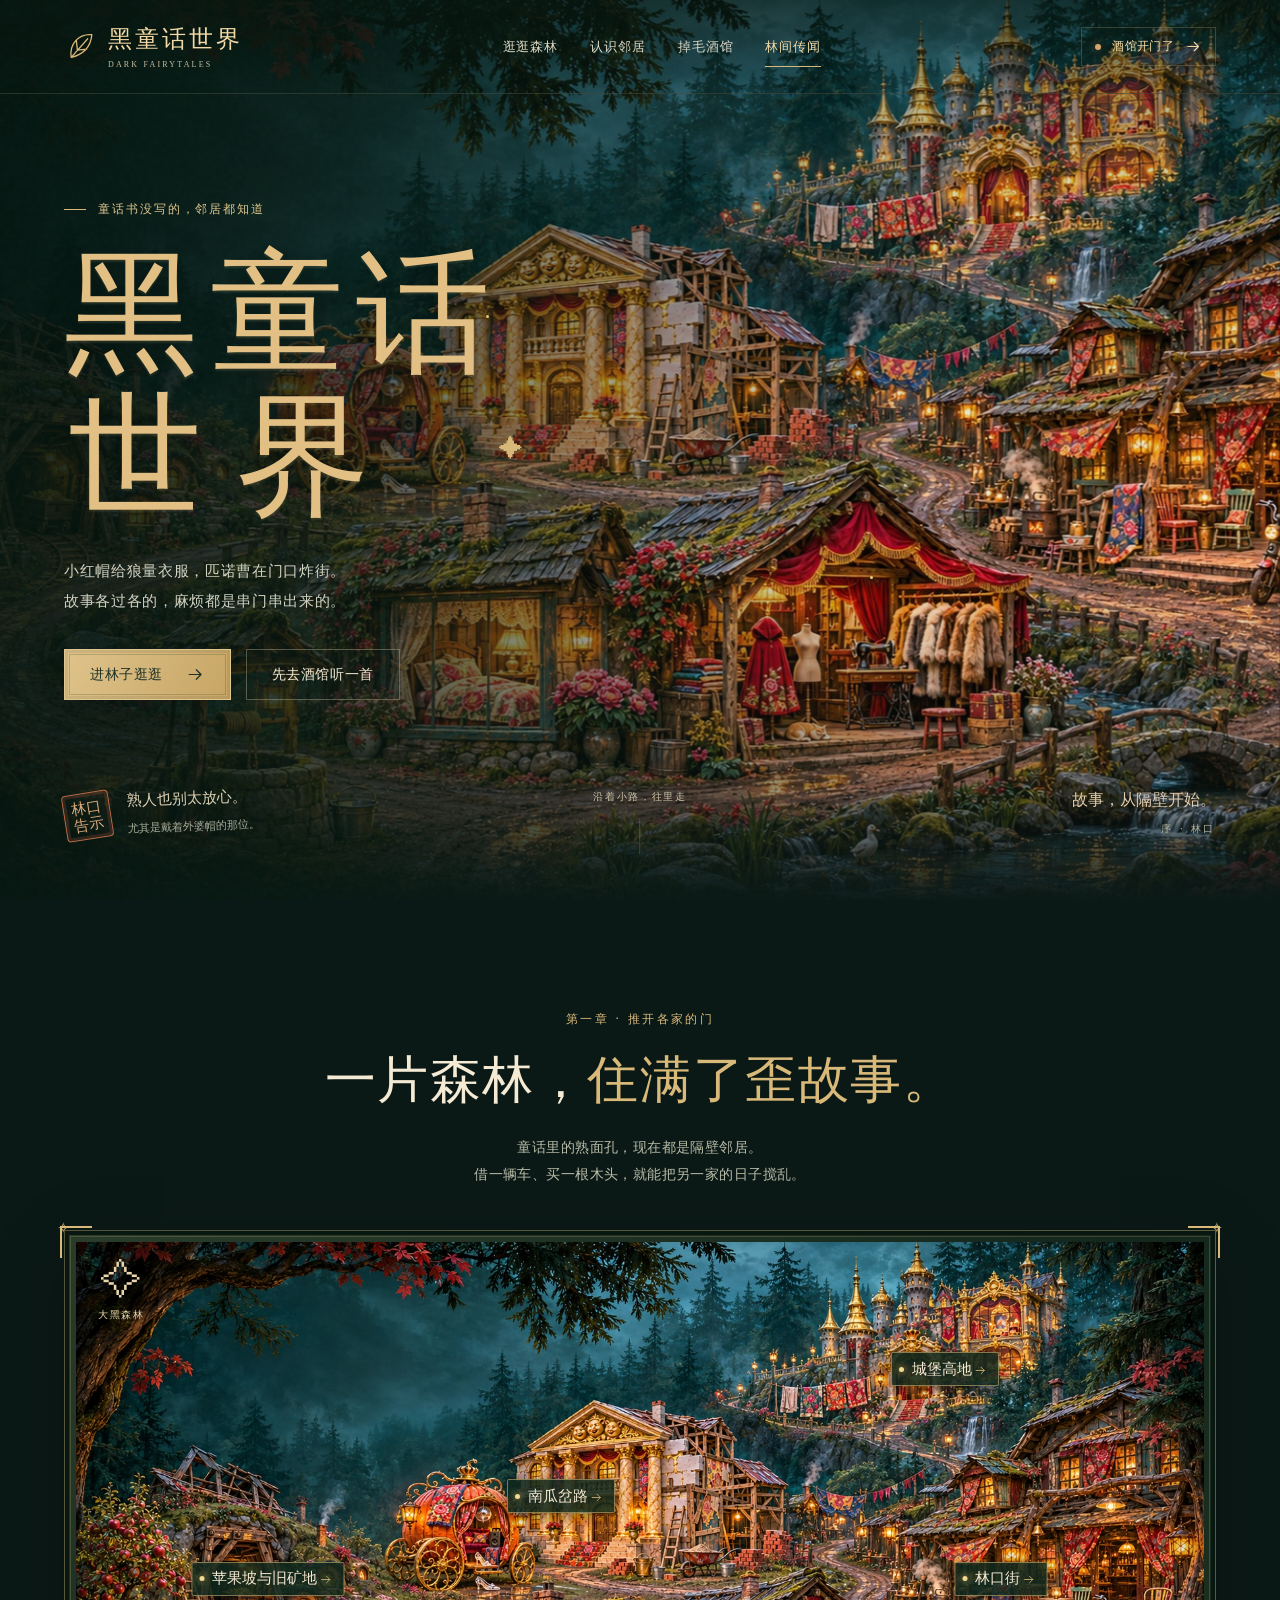
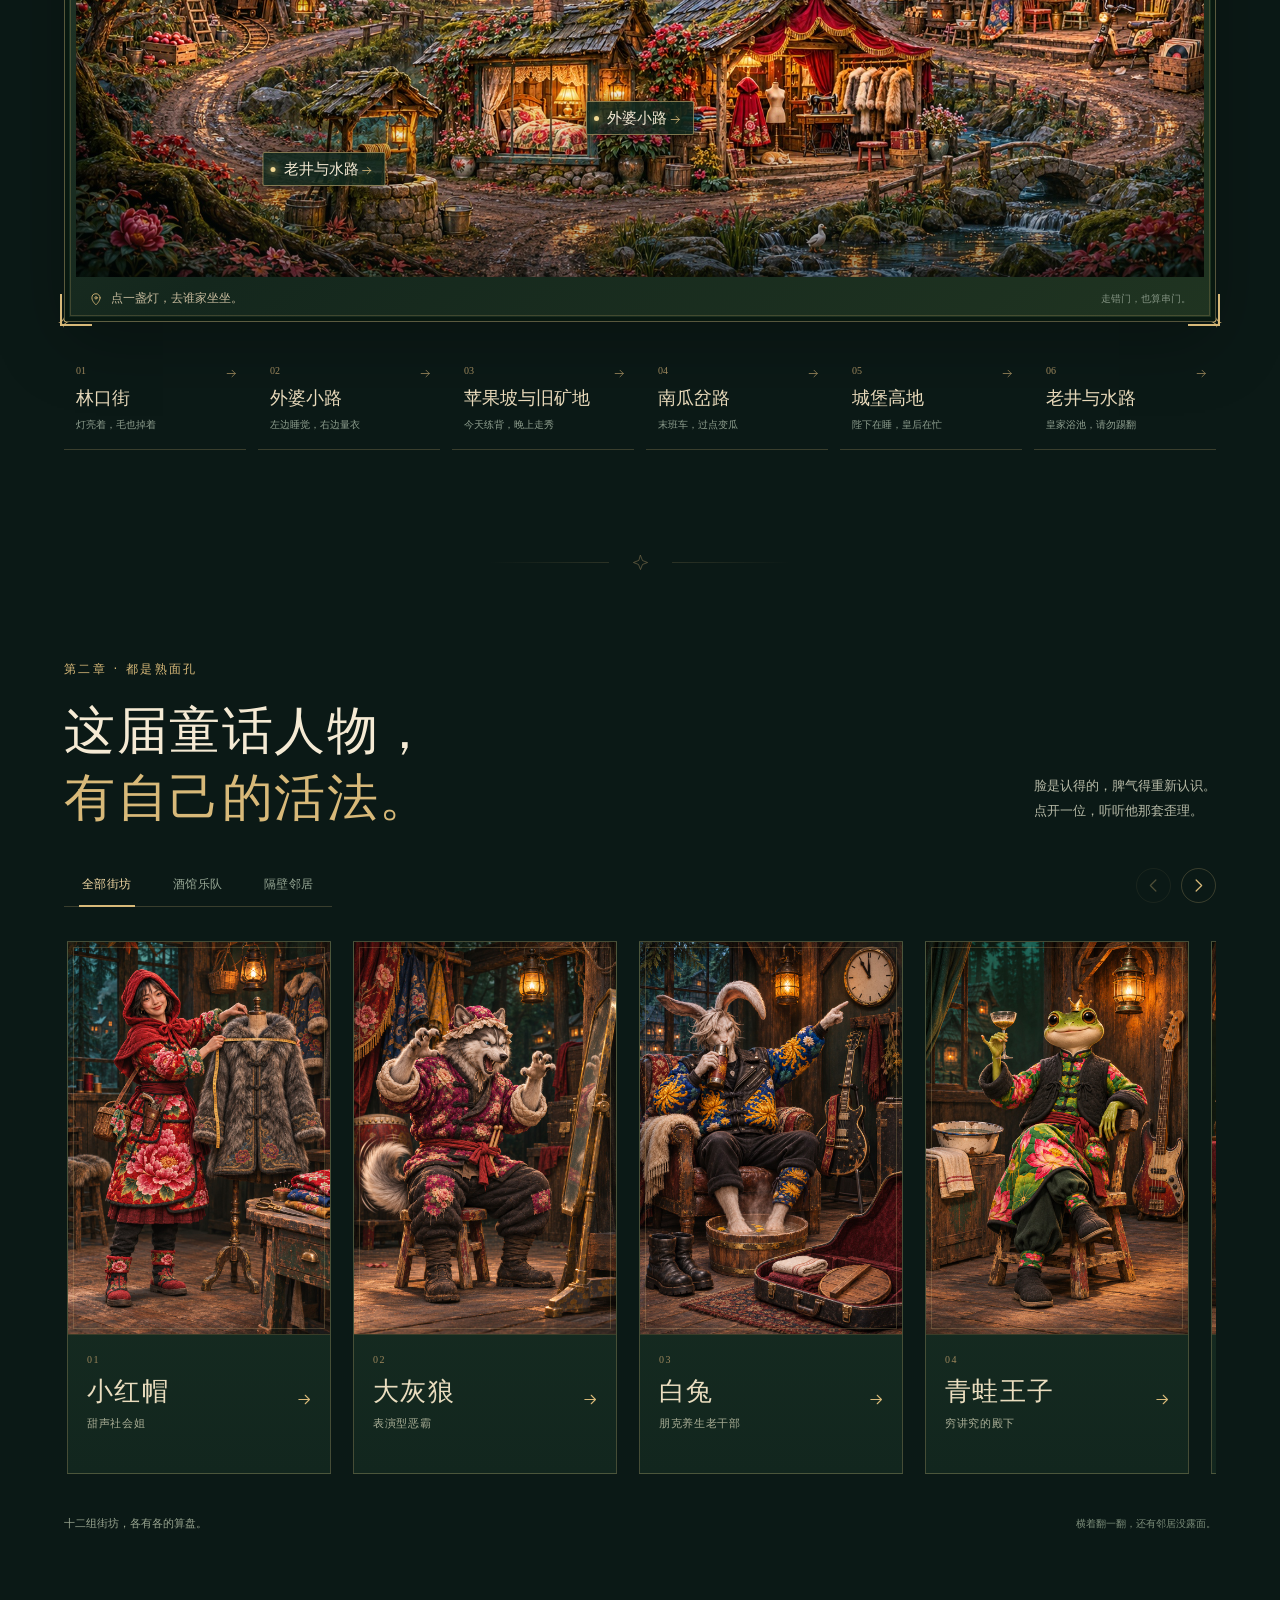
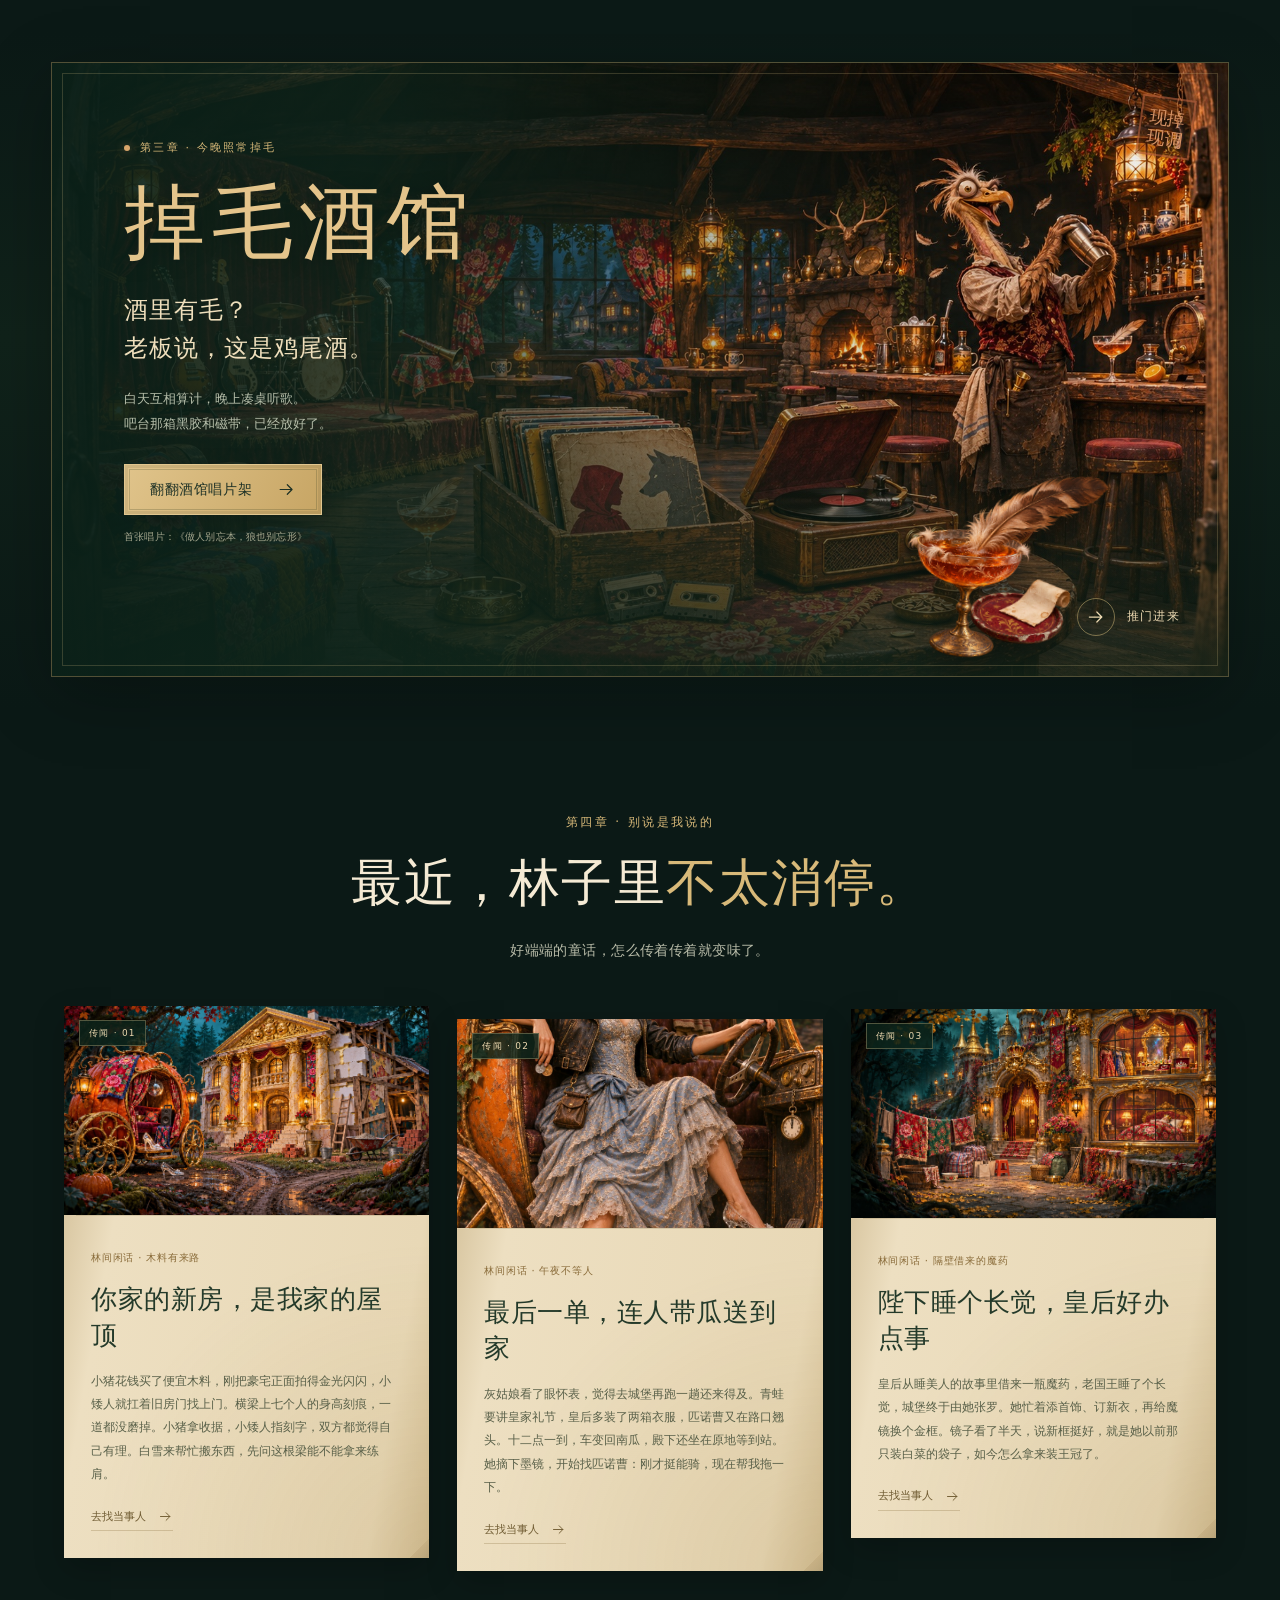
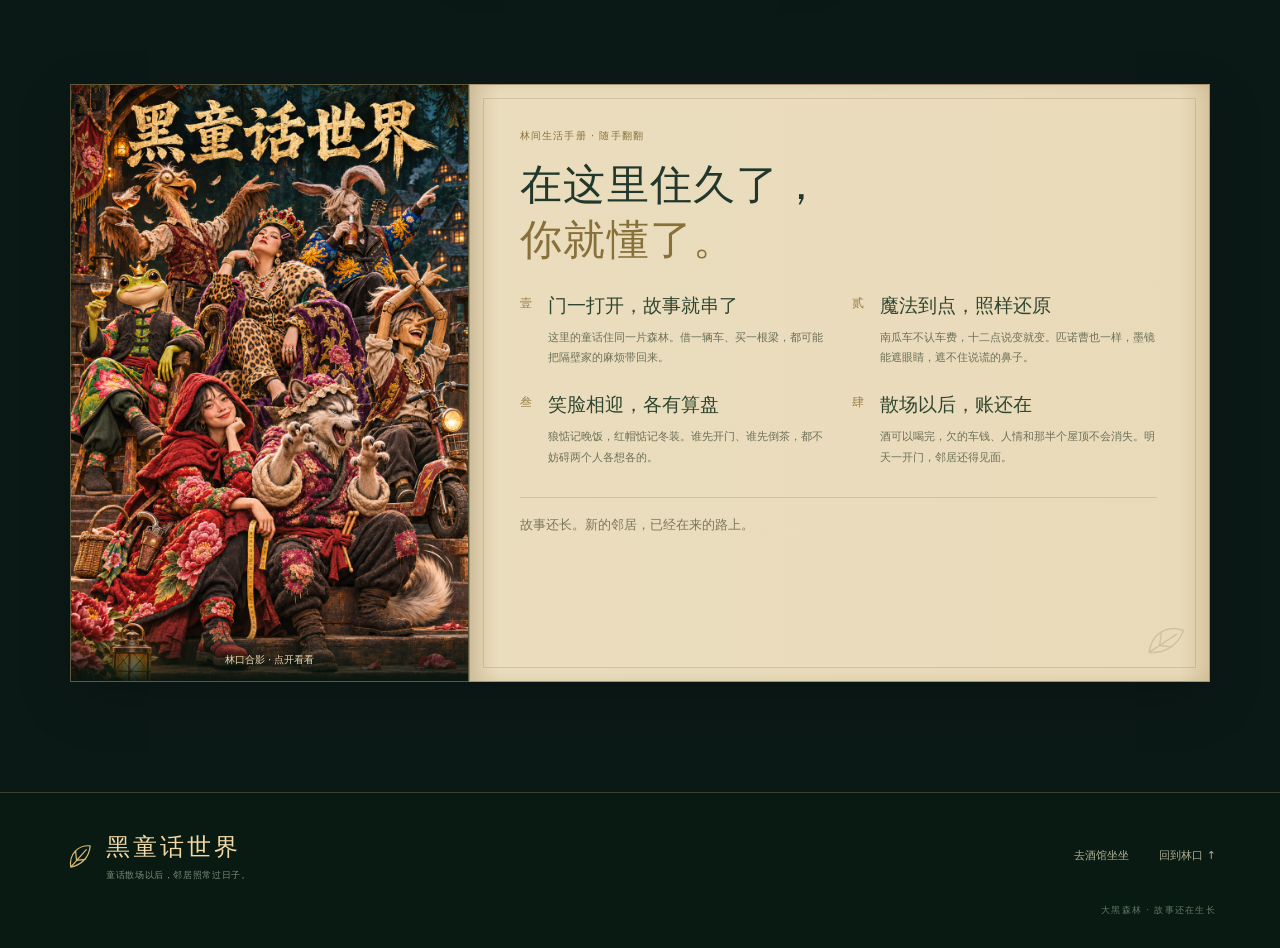
<file: index.html>
<!doctype html>
<html lang="zh-CN">
<head>
  <meta charset="UTF-8">
  <meta name="viewport" content="width=device-width, initial-scale=1">
  <meta name="theme-color" content="#102720">
  <meta name="description" content="欢迎来到黑童话世界。小红帽给狼量衣服，匹诺曹在门口炸街，灰姑娘开着南瓜黑车。沿着森林路串串门，去掉毛酒馆听一首。">
  <meta property="og:title" content="黑童话世界｜童话书没写的，邻居都知道">
  <meta property="og:description" content="各家的童话都挤在一片大黑森林。门一开，故事就串了。">
  <meta property="og:image" content="assets/p02-world-ensemble-poster-v03.jpg">
  <title>黑童话世界｜童话书没写的，邻居都知道</title>
  <link rel="icon" href="data:image/svg+xml,%3Csvg xmlns='http://www.w3.org/2000/svg' viewBox='0 0 64 64'%3E%3Crect width='64' height='64' rx='14' fill='%23102720'/%3E%3Cpath d='M15 52C13 27 29 8 53 10c-2 24-18 38-38 42ZM15 52l28-30M26 40l-1-15m1 15 15-1' fill='none' stroke='%23d8b979' stroke-width='3' stroke-linecap='round'/%3E%3C/svg%3E">
  <link rel="preload" as="image" href="assets/p01-world-hero-banner-v03.jpg" fetchpriority="high">
  <link rel="stylesheet" href="styles.css">
  <script defer src="content.js"></script>
  <script defer src="app.js"></script>
</head>
<body>
  <svg class="svg-definitions" aria-hidden="true" xmlns="http://www.w3.org/2000/svg">
    <symbol id="i-feather" viewBox="0 0 32 32"><path d="M7 27C5 14 14 4 27 5c-1 13-10 20-20 22Zm0 0L23 9M13 20l-1-9m1 9 9-1"/></symbol>
    <symbol id="i-arrow" viewBox="0 0 24 24"><path d="M4 12h15m-6-6 6 6-6 6"/></symbol>
    <symbol id="i-chevron" viewBox="0 0 24 24"><path d="m9 5 7 7-7 7"/></symbol>
    <symbol id="i-star" viewBox="0 0 24 24"><path d="m12 2 2.8 7.2L22 12l-7.2 2.8L12 22l-2.8-7.2L2 12l7.2-2.8Z"/></symbol>
    <symbol id="i-close" viewBox="0 0 24 24"><path d="m6 6 12 12M18 6 6 18"/></symbol>
    <symbol id="i-play" viewBox="0 0 24 24"><path d="m9 5 11 7-11 7Z"/></symbol>
    <symbol id="i-pause" viewBox="0 0 24 24"><path d="M8 5v14M16 5v14"/></symbol>
    <symbol id="i-volume" viewBox="0 0 24 24"><path d="m12 5-5 4H3v6h4l5 4Zm4 3a6 6 0 0 1 0 8m3-11a10 10 0 0 1 0 14"/></symbol>
    <symbol id="i-pin" viewBox="0 0 24 24"><path d="M19 10c0 6-7 12-7 12S5 16 5 10a7 7 0 1 1 14 0Z"/><circle cx="12" cy="10" r="2"/></symbol>
  </svg>
  <a class="skip-link" href="#forest">跳到森林地图</a>
  <header class="site-header" id="siteHeader">
    <a class="brand" href="#home" aria-label="黑童话世界，回到林口">
      <svg aria-hidden="true"><use href="#i-feather"/></svg>
      <span><strong>黑童话世界</strong><small>DARK FAIRYTALES</small></span>
    </a>
    <nav class="main-nav" id="mainNav" aria-label="主导航">
      <a href="#forest">逛逛森林</a><a href="#residents">认识邻居</a><a href="#tavern">掉毛酒馆</a><a href="#rumors">林间传闻</a>
    </nav>
    <button class="header-tavern" data-open-tavern><span class="live-dot"></span>酒馆开门了<svg aria-hidden="true"><use href="#i-arrow"/></svg></button>
    <button class="menu-toggle icon-button" id="menuToggle" aria-label="打开导航" aria-controls="mainNav" aria-expanded="false"><span></span><span></span></button>
  </header>

  <main>
    <section class="hero" id="home" aria-labelledby="heroTitle">
      <img class="hero-art" src="assets/p01-world-hero-banner-v03.jpg" alt="同一片大黑森林里，木屋、旧矿、南瓜车、掉毛酒馆和金色城堡由小路相连" fetchpriority="high" width="1672" height="941">
      <div class="hero-shade"></div><div class="fireflies" aria-hidden="true"></div>
      <div class="hero-content">
        <p class="eyebrow"><span></span>童话书没写的，邻居都知道</p>
        <h1 id="heroTitle"><span>黑童话</span><span class="hero-title-last">世界<span class="title-star" aria-hidden="true">✦</span></span></h1>
        <p class="hero-intro">小红帽给狼量衣服，匹诺曹在门口炸街。<br>故事各过各的，麻烦都是串门串出来的。</p>
        <div class="hero-actions"><a class="button button-gold" href="#forest">进林子逛逛<svg aria-hidden="true"><use href="#i-arrow"/></svg></a><button class="button button-quiet" data-open-tavern>先去酒馆听一首</button></div>
      </div>
      <div class="hero-note"><span class="note-seal">林口<br>告示</span><p>熟人也别太放心。<br><small>尤其是戴着外婆帽的那位。</small></p></div>
      <a class="scroll-cue" href="#forest"><span>沿着小路，往里走</span><span class="scroll-line"></span></a>
      <div class="hero-page-number" aria-hidden="true">故事，从隔壁开始。<span>序 · 林口</span></div>
    </section>

    <section class="forest-section section" id="forest" aria-labelledby="forestTitle">
      <div class="chapter-heading reveal"><p class="eyebrow">第一章 · 推开各家的门</p><h2 id="forestTitle">一片森林，<em>住满了歪故事。</em></h2><p>童话里的熟面孔，现在都是隔壁邻居。<br>借一辆车、买一根木头，就能把另一家的日子搅乱。</p></div>
      <div class="atlas-frame reveal">
        <div class="frame-corner top-left" aria-hidden="true"></div><div class="frame-corner top-right" aria-hidden="true"></div><div class="frame-corner bottom-left" aria-hidden="true"></div><div class="frame-corner bottom-right" aria-hidden="true"></div>
        <div class="atlas" id="forestAtlas"><img src="assets/p01-world-hero-banner-v03.jpg" alt="大黑森林全景，点击六处亮灯的地方串门" width="1672" height="941" loading="lazy"><div class="atlas-vignette"></div><div id="mapPins" class="map-pins"></div><span class="atlas-compass" aria-hidden="true">✧<small>大黑森林</small></span></div>
        <div class="atlas-caption"><span><svg aria-hidden="true"><use href="#i-pin"/></svg>点一盏灯，去谁家坐坐。</span><small>走错门，也算串门。</small></div>
      </div>
      <div class="destination-list reveal" id="destinationList" aria-label="森林里的六处地点"></div>
    </section>

    <div class="ornament-divider" aria-hidden="true"><span></span><svg><use href="#i-star"/></svg><span></span></div>

    <section class="residents-section section" id="residents" aria-labelledby="residentsTitle">
      <div class="section-heading-row reveal"><div><p class="eyebrow">第二章 · 都是熟面孔</p><h2 id="residentsTitle">这届童话人物，<br><em>有自己的活法。</em></h2></div><p>脸是认得的，脾气得重新认识。<br>点开一位，听听他那套歪理。</p></div>
      <div class="residents-toolbar reveal"><div class="resident-filters" role="group" aria-label="筛选居民"><button class="active" data-filter="all" aria-pressed="true">全部街坊</button><button data-filter="band" aria-pressed="false">酒馆乐队</button><button data-filter="neighbors" aria-pressed="false">隔壁邻居</button></div><div class="rail-controls"><button class="icon-button rail-prev" id="railPrev" aria-label="查看前面的居民"><svg aria-hidden="true"><use href="#i-chevron"/></svg></button><button class="icon-button" id="railNext" aria-label="查看后面的居民"><svg aria-hidden="true"><use href="#i-chevron"/></svg></button></div></div>
      <div class="residents-rail" id="residentsRail" aria-label="居民人物卡"></div>
      <div class="rail-footer"><span id="residentCount" aria-live="polite">十二组街坊，各有各的算盘。</span><small>横着翻一翻，还有邻居没露面。</small></div>
    </section>

    <section class="tavern-section" id="tavern" aria-labelledby="tavernTitle">
      <div class="tavern-shell reveal"><button class="tavern-portal" data-open-tavern aria-label="推门进入掉毛酒馆，翻看黑胶与磁带"><img src="assets/s07-tavern-interior-v03.jpg" alt="掉毛酒馆里，唱片箱放在前景，左边是乐队舞台，右边雕老板正在调酒" width="1672" height="941" loading="lazy"><span class="tavern-portal-shade"></span><span class="tavern-door-hint"><svg aria-hidden="true"><use href="#i-arrow"/></svg><span>推门进来</span></span></button>
        <div class="tavern-copy"><p class="eyebrow"><span class="live-dot"></span>第三章 · 今晚照常掉毛</p><h2 id="tavernTitle">掉毛酒馆</h2><p class="tavern-slogan">酒里有毛？<br>老板说，这是鸡尾酒。</p><p class="tavern-description">白天互相算计，晚上凑桌听歌。<br>吧台那箱黑胶和磁带，已经放好了。</p><button class="button button-gold" data-open-tavern>翻翻酒馆唱片架<svg aria-hidden="true"><use href="#i-arrow"/></svg></button><span class="tavern-fineprint">首张唱片：《做人别忘本，狼也别忘形》</span></div>
        <img class="cocktail-cutout" src="assets/d01-feather-cocktail-v03.png" alt="杯里插着雕老板尾羽的鸡尾酒" width="1312" height="1199" loading="lazy"><div class="tavern-stamp" aria-hidden="true">现掉<br>现调</div>
      </div>
    </section>

    <section class="rumors-section section" id="rumors" aria-labelledby="rumorsTitle"><div class="chapter-heading reveal"><p class="eyebrow">第四章 · 别说是我说的</p><h2 id="rumorsTitle">最近，林子里<em>不太消停。</em></h2><p>好端端的童话，怎么传着传着就变味了。</p></div><div class="rumor-grid" id="rumorGrid"></div></section>

    <section class="world-section section" id="world" aria-labelledby="worldTitle"><div class="world-spread reveal"><button class="world-poster-button" id="openWorldPoster" aria-label="放大黑童话世界群像海报"><img src="assets/p02-world-ensemble-poster-v03.jpg" alt="黑童话世界七位居民的群像海报" width="1024" height="1536" loading="lazy"><span>林口合影 · 点开看看</span></button><div class="world-book"><p class="eyebrow">林间生活手册 · 随手翻翻</p><h2 id="worldTitle">在这里住久了，<br><em>你就懂了。</em></h2><div class="world-rules" id="worldRules"></div><p class="book-postscript">故事还长。新的邻居，已经在来的路上。</p><svg class="book-feather" aria-hidden="true"><use href="#i-feather"/></svg></div></div></section>
  </main>

  <footer class="site-footer"><a class="brand footer-brand" href="#home"><svg aria-hidden="true"><use href="#i-feather"/></svg><span><strong>黑童话世界</strong><small>童话散场以后，邻居照常过日子。</small></span></a><div class="footer-links"><button data-open-tavern>去酒馆坐坐</button><a href="#home">回到林口 ↑</a></div><p>大黑森林 · 故事还在生长</p></footer>

  <dialog id="sceneDialog" class="forest-dialog scene-dialog" aria-labelledby="sceneDialogTitle"><button class="dialog-close icon-button" data-close-dialog aria-label="关上这扇门"><svg aria-hidden="true"><use href="#i-close"/></svg></button><img id="sceneDialogImage" class="scene-dialog-image" src="assets/s01-forest-street-v03.jpg" alt=""><div class="scene-dialog-copy"><p class="eyebrow" id="sceneDialogKicker"></p><h2 id="sceneDialogTitle"></h2><p id="sceneDialogDetail"></p><div id="sceneResidents" class="neighbor-links"></div><button class="button button-gold" id="sceneTavernButton" data-open-tavern hidden>进掉毛酒馆听一首<svg aria-hidden="true"><use href="#i-arrow"/></svg></button></div></dialog>

  <dialog id="characterDialog" class="forest-dialog character-dialog" aria-labelledby="characterDialogTitle"><button class="dialog-close icon-button" data-close-dialog aria-label="合上人物故事"><svg aria-hidden="true"><use href="#i-close"/></svg></button><div class="character-dialog-layout"><div class="character-dialog-art"><img id="characterDialogImage" src="assets/c01-redhood-v03.jpg" alt=""></div><div class="character-dialog-copy"><p class="eyebrow" id="characterDialogRole"></p><h2 id="characterDialogTitle"></h2><blockquote id="characterDialogQuote"></blockquote><div class="character-tags" id="characterDialogTags"></div><p id="characterDialogIntro" class="character-intro"></p><p id="characterDialogStory"></p><div class="character-dialog-actions"><button class="text-link" id="characterPlaceButton">去他家串串门<svg aria-hidden="true"><use href="#i-arrow"/></svg></button><button class="text-link" id="nextCharacterButton">认识下一位<svg aria-hidden="true"><use href="#i-chevron"/></svg></button></div></div></div></dialog>

  <dialog id="tavernDialog" class="forest-dialog tavern-dialog" aria-labelledby="tavernDialogTitle"><button class="dialog-close icon-button" data-close-dialog aria-label="离开唱片架"><svg aria-hidden="true"><use href="#i-close"/></svg></button><div class="tavern-dialog-hero"><img src="assets/s07-tavern-interior-v03.jpg" alt="暖灯下的掉毛酒馆和前景唱片箱" width="1672" height="941"><div class="tavern-dialog-heading"><p class="eyebrow">掉毛酒馆 · 吧台唱片架</p><h2 id="tavernDialogTitle">坐下，翻一张听听。</h2><p>毛可以捞出来，好歌先留下。</p></div></div><div class="record-collection"><div class="record-toolbar"><p>首张唱片，已到店。</p><div class="format-tabs" role="group" aria-label="切换收藏样式"><button class="active" data-format="vinyl" aria-pressed="true">黑胶架</button><button data-format="cassette" aria-pressed="false">磁带盒</button></div></div><div class="record-shelf" id="recordShelf" data-format="vinyl"><article class="featured-record"><a class="album-art-link" href="music/black-forest-encore/index.html" aria-label="打开做人别忘本，狼也别忘形歌曲页"><span class="vinyl-disc" aria-hidden="true"></span><img src="assets/p03-first-song-cover-v03.jpg" alt="做人别忘本，狼也别忘形首曲封面，小红帽给戴外婆帽的狼量肩宽" width="1254" height="1254" loading="lazy"><span class="cassette-window" aria-hidden="true"><i></i><i></i></span></a><div class="record-info"><p class="eyebrow">第一首 · 小红帽 × 大灰狼</p><h3>做人别忘本，<br>狼也别忘形</h3><p>一个惦记晚饭，一个惦记披肩。<br>笑脸相迎，转头开唱。</p><div class="record-actions"><a class="button button-gold" href="music/black-forest-encore/index.html">进入「黑森林不散场」<svg aria-hidden="true"><use href="#i-arrow"/></svg></a><button class="preview-button" id="previewSong"><svg aria-hidden="true"><use href="#i-play"/></svg><span>先试听一段</span></button></div></div></article><div class="coming-records"><div class="coming-record"><span aria-hidden="true">Ⅱ</span><p>下一张，谁先开口？</p><small>邻居们还在攒故事 · 敬请期待</small></div><img src="assets/d02-record-cassette-v03.png" alt="这首歌的黑胶与磁带" width="1254" height="1254" loading="lazy"></div></div><div class="audio-preview" id="audioPreview" hidden><button class="icon-button" id="audioPlayButton" aria-label="播放试听"><svg aria-hidden="true"><use href="#i-play"/></svg></button><span class="audio-name">红帽与狼 · 双向算计</span><span id="audioCurrent">0:00</span><input id="audioSeek" aria-label="试听播放进度" type="range" min="0" max="100" value="0" step="0.1"><span id="audioDuration">0:00</span><button class="icon-button" id="audioMuteButton" aria-label="静音" aria-pressed="false"><svg aria-hidden="true"><use href="#i-volume"/></svg></button></div><p class="audio-status" id="audioStatus" role="status"></p></div></dialog>

  <dialog id="posterDialog" class="poster-dialog" aria-label="黑童话世界完整海报"><button class="dialog-close icon-button" data-close-dialog aria-label="收起海报"><svg aria-hidden="true"><use href="#i-close"/></svg></button><img src="assets/p02-world-ensemble-poster-v03.jpg" alt="黑童话世界完整群像海报"><a class="poster-download" href="assets/p02-world-ensemble-poster-v03.jpg" download="黑童话世界_群像海报.jpg">保存这张合影 ↓</a></dialog>
  <audio id="songAudio" preload="none" src="music/black-forest-encore/assets/song.mp3"></audio>
  <div class="sr-only" id="pageStatus" aria-live="polite"></div>
  <noscript><p class="noscript-message">打开浏览器的 JavaScript，就能在森林里串门。也可以直接<a href="music/black-forest-encore/index.html">去听《做人别忘本，狼也别忘形》</a>。</p></noscript>
</body>
</html>
</file>
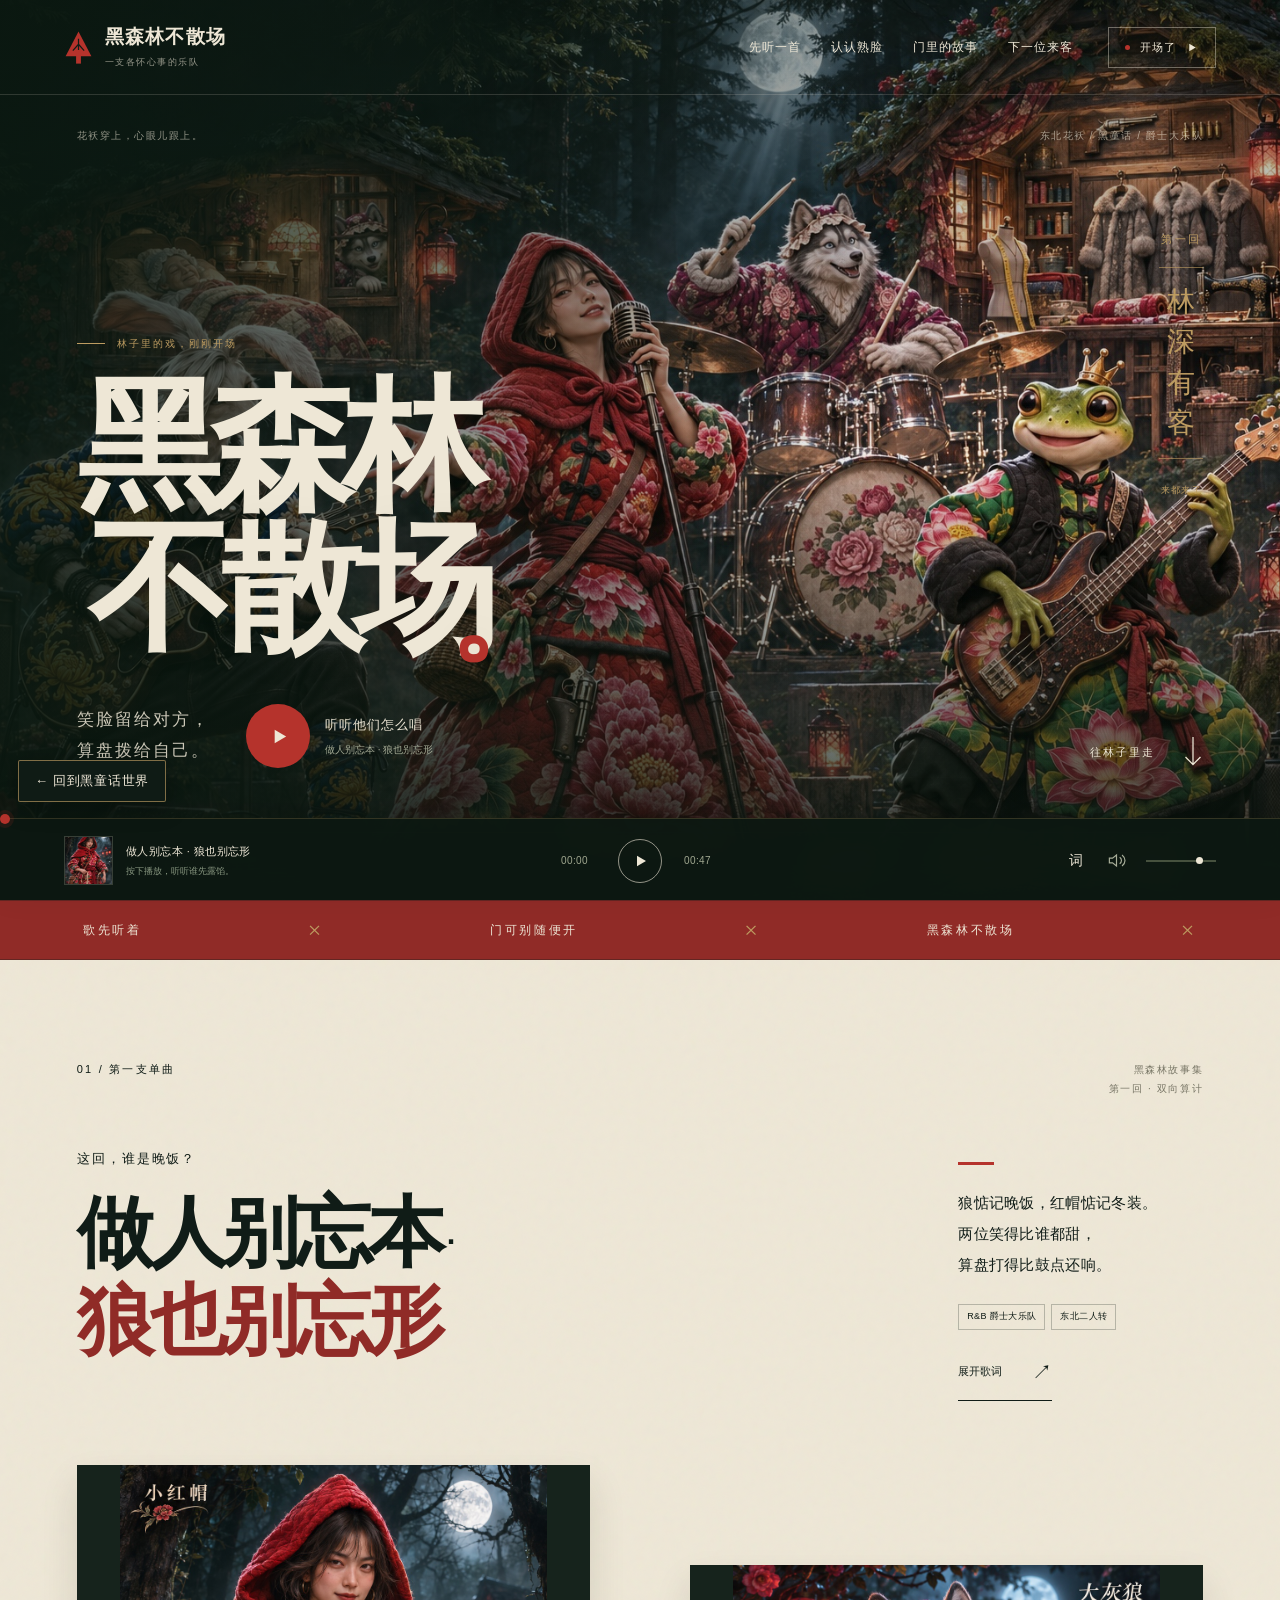
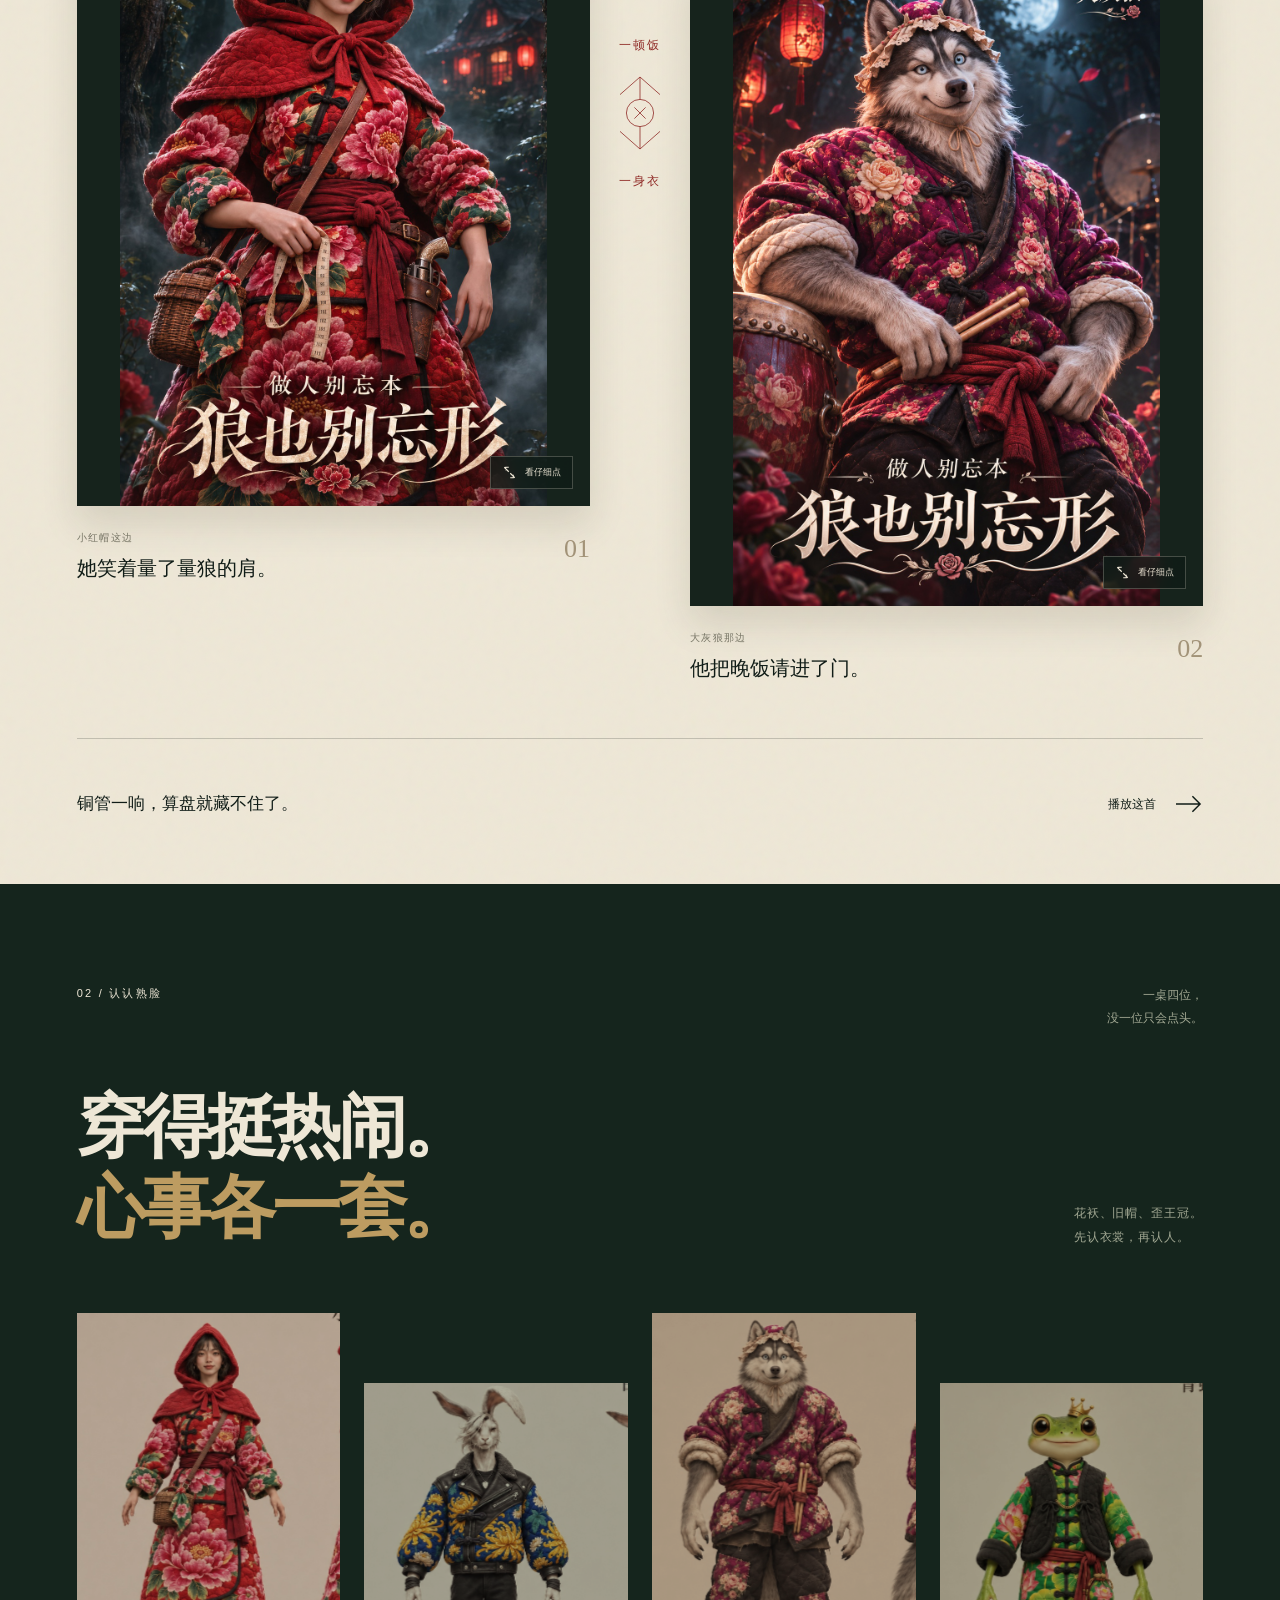
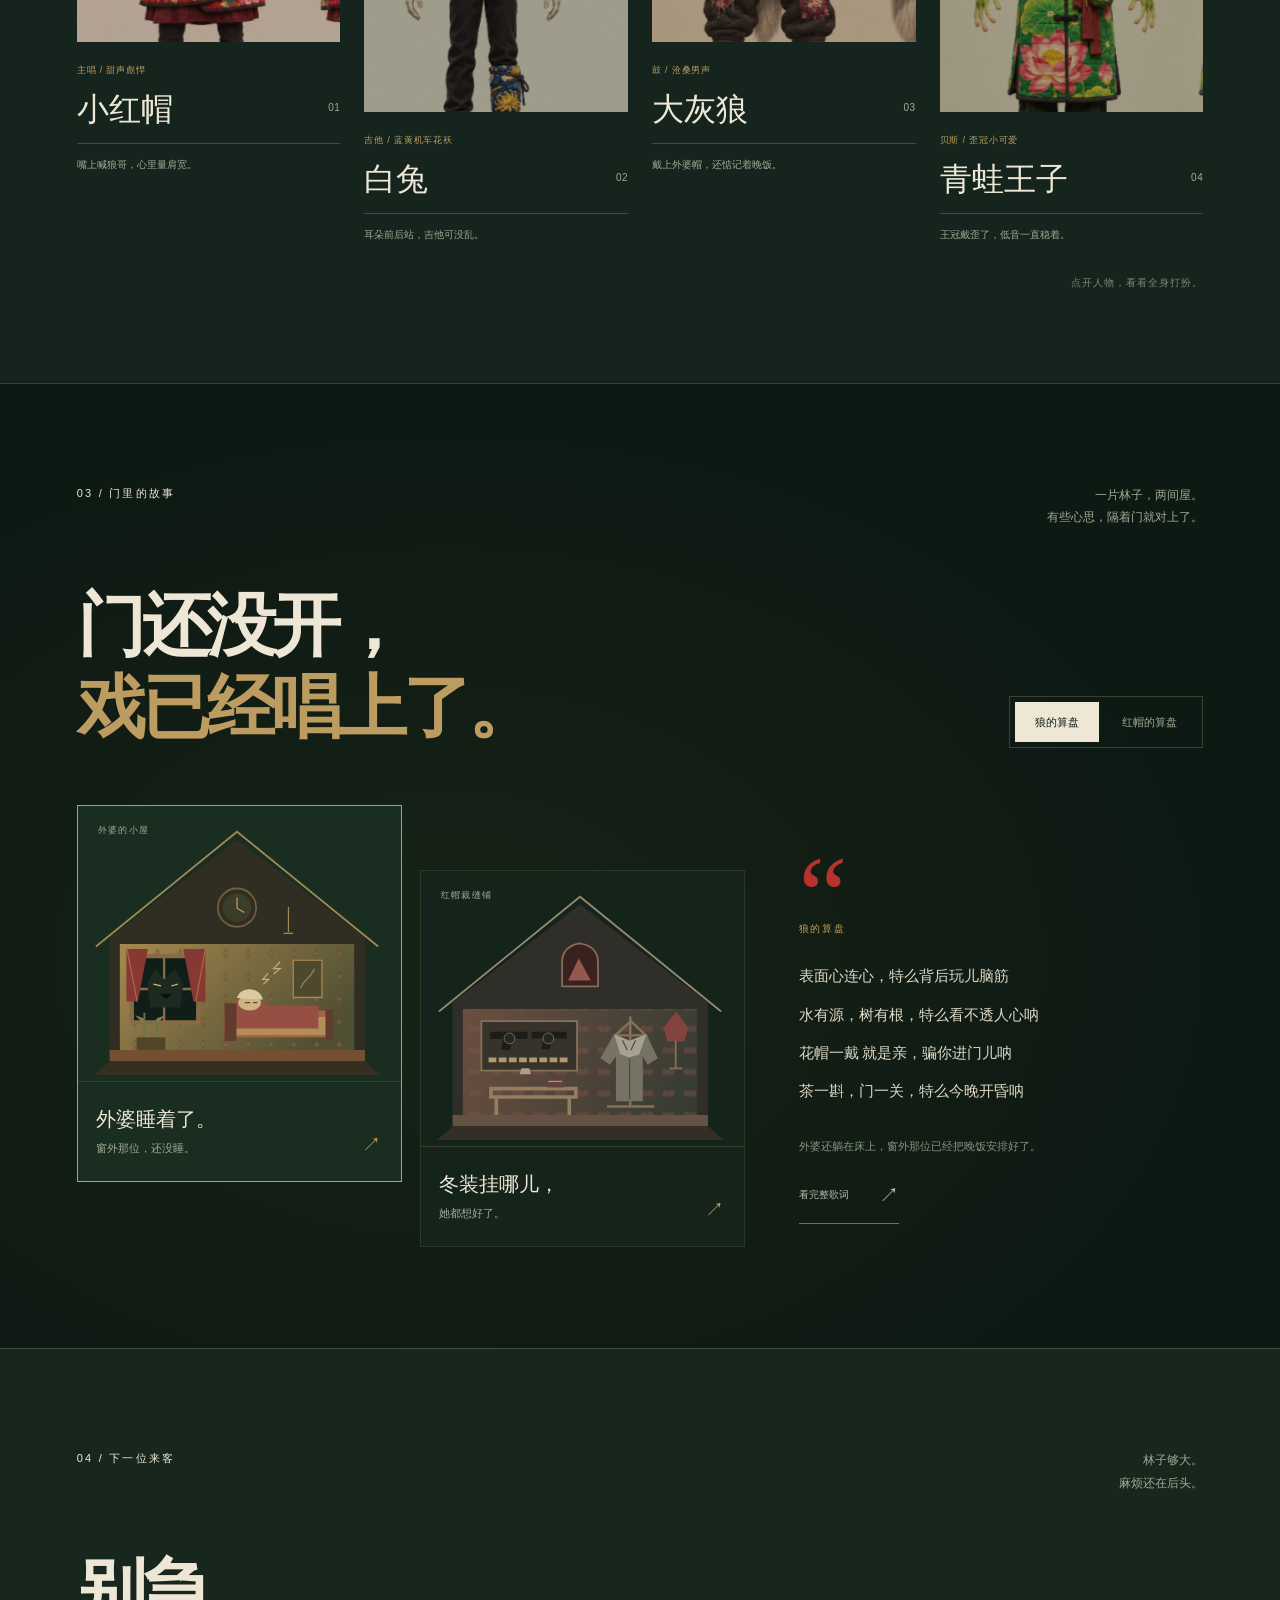
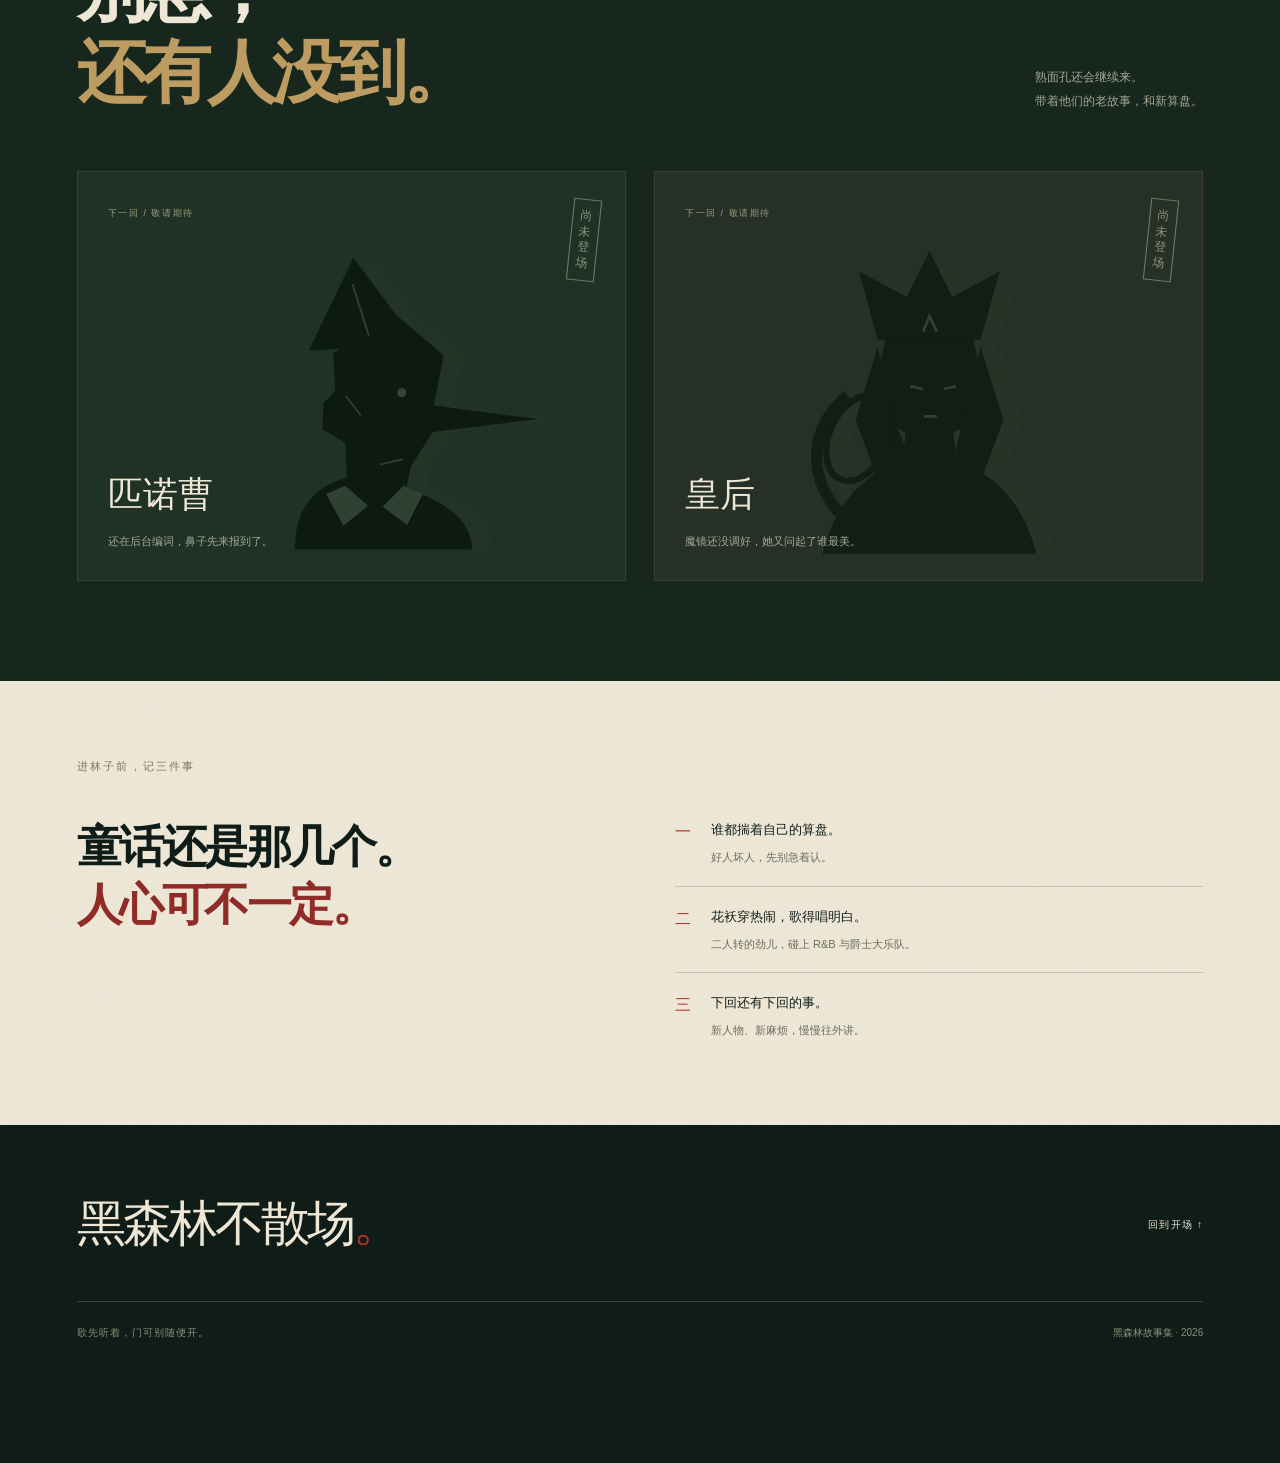
<file: music/black-forest-encore/index.html>
<!doctype html>
<html lang="zh-CN">
<head>
  <meta charset="UTF-8">
  <meta name="viewport" content="width=device-width, initial-scale=1">
  <meta name="theme-color" content="#101c17">
  <meta name="description" content="黑森林不散场：东北花袄、黑童话与一支各怀心事的乐队。首支单曲《做人别忘本·狼也别忘形》正在开场。">
  <title>黑森林不散场｜歌先听着，门可别随便开</title>
  <link rel="stylesheet" href="styles.css">
</head>
<body>
  <a class="world-return" href="../../index.html#tavern" aria-label="回到黑童话世界的掉毛酒馆">← 回到黑童话世界</a>
  <a class="skip-link" href="#music">跳到单曲</a>
  <header class="site-header" id="site-header">
    <a class="brand" href="#top" aria-label="黑森林不散场，返回开场">
      <svg viewBox="0 0 36 42" fill="none" aria-hidden="true"><path d="M18 1 34 32H2L18 1Z" fill="currentColor"/><path d="M15 21h6v20h-6z" fill="currentColor"/><path d="M18 10v14M11 25l7-8 7 8" stroke="#101c17" stroke-width="1.5"/></svg>
      <span>黑森林不散场<small>一支各怀心事的乐队</small></span>
    </a>
    <button class="menu-toggle" id="menu-toggle" type="button" aria-expanded="false" aria-controls="main-nav"><span></span><span></span><span class="sr-only">打开导航</span></button>
    <nav class="main-nav" id="main-nav" aria-label="主导航">
      <a href="#music">先听一首</a>
      <a href="#members">认认熟脸</a>
      <a href="#story">门里的故事</a>
      <a href="#coming">下一位来客</a>
    </nav>
    <button class="header-listen audio-toggle" type="button" aria-label="播放当前单曲"><span class="status-dot"></span><span>开场了</span><svg class="play-icon" viewBox="0 0 16 16" fill="none" aria-hidden="true"><path d="M4 3.5v9l8-4.5-8-4.5Z" fill="currentColor"/></svg><svg class="pause-icon" viewBox="0 0 16 16" aria-hidden="true"><path d="M4 3h3v10H4zm5 0h3v10H9z" fill="currentColor"/></svg></button>
  </header>

  <main>
    <section class="hero" id="top" aria-labelledby="hero-title">
      <div class="hero-media"><img src="assets/forest-band.jpg" alt="穿着东北花袄的红帽、狼、白兔和蛙，在黑森林里组成乐队" fetchpriority="high"></div>
      <div class="hero-shade"></div>
      <div class="hero-topline"><span>花袄穿上，心眼儿跟上。</span><span>东北花袄 / 黑童话 / 爵士大乐队</span></div>
      <div class="hero-copy">
        <p class="eyebrow"><span></span>林子里的戏，刚刚开场</p>
        <h1 id="hero-title">黑森林<br><span>不散场</span><i aria-hidden="true">。</i></h1>
        <div class="hero-bottom-copy">
          <p>笑脸留给对方，<br>算盘拨给自己。</p>
          <button class="hero-play audio-toggle" type="button"><span class="play-disc"><svg class="play-icon" viewBox="0 0 24 24" aria-hidden="true"><path d="M8 5v14l12-7L8 5Z"/></svg><svg class="pause-icon" viewBox="0 0 24 24" aria-hidden="true"><path d="M7 5h4v14H7zm7 0h4v14h-4z"/></svg></span><span><strong class="play-label">听听他们怎么唱</strong><small>做人别忘本 · 狼也别忘形</small></span></button>
        </div>
      </div>
      <div class="hero-side-note" aria-hidden="true"><span>第一回</span><b>林<br>深<br>有<br>客</b><small>来都来了</small></div>
      <a class="hero-scroll" href="#music"><span>往林子里走</span><svg viewBox="0 0 24 36" fill="none" aria-hidden="true"><path d="M12 0v33M3 24l9 9 9-9" stroke="currentColor" stroke-width="1.5"/></svg></a>
      <div class="hero-caption"><span>小红帽 / 白兔 / 大灰狼 / 青蛙王子</span><span>好听的话，未必是实话。</span></div>
    </section>

    <div class="marquee-strip" aria-hidden="true"><div><span>歌先听着</span><i>×</i><span>门可别随便开</span><i>×</i><span>黑森林不散场</span><i>×</i><span>歌先听着</span><i>×</i><span>门可别随便开</span><i>×</i><span>黑森林不散场</span><i>×</i></div></div>

    <section class="release section-pad paper" id="music" aria-labelledby="release-title">
      <div class="section-heading release-heading"><p class="eyebrow">01 / 第一支单曲</p><span class="edition-mark">黑森林故事集<br>第一回 · 双向算计</span></div>
      <div class="release-intro">
        <div><p class="overline">这回，谁是晚饭？</p><h2 id="release-title">做人别忘本<span class="title-dot">·</span><br><em>狼也别忘形</em></h2></div>
        <div class="release-description"><span class="red-rule"></span><p>狼惦记晚饭，红帽惦记冬装。<br>两位笑得比谁都甜，<br>算盘打得比鼓点还响。</p><div class="genre-tags"><span>R&B 爵士大乐队</span><span>东北二人转</span></div><button class="text-button" type="button" data-open="lyrics">展开歌词 <span>↗</span></button></div>
      </div>
      <div class="posters-grid">
        <figure class="poster poster-red"><button class="poster-open" type="button" data-poster="red" aria-label="查看红帽单曲海报"><img src="assets/red-poster.jpg" alt="红帽的单曲海报" loading="lazy"><span class="poster-zoom"><svg viewBox="0 0 20 20" fill="none" aria-hidden="true"><path d="M5 7V3h4m6 10v4h-4M3 3l6 6m8 8-6-6" stroke="currentColor" stroke-width="1.5"/></svg>看仔细点</span></button><figcaption><span>小红帽这边</span><strong>她笑着量了量狼的肩。</strong><span class="figure-number">01</span></figcaption></figure>
        <div class="poster-middle"><span>一顿饭</span><svg viewBox="0 0 70 100" fill="none" aria-hidden="true"><path d="M35 5v90M10 27l25-22 25 22M10 73l25 22 25-22" stroke="currentColor" stroke-width="1"/><circle cx="35" cy="50" r="17" fill="#eee7d6" stroke="currentColor"/><path d="m28 43 14 14m0-14L28 57" stroke="currentColor"/></svg><span>一身衣</span></div>
        <figure class="poster poster-wolf"><button class="poster-open" type="button" data-poster="wolf" aria-label="查看狼单曲海报"><img src="assets/wolf-poster.jpg" alt="戴外婆帽的狼的单曲海报" loading="lazy"><span class="poster-zoom"><svg viewBox="0 0 20 20" fill="none" aria-hidden="true"><path d="M5 7V3h4m6 10v4h-4M3 3l6 6m8 8-6-6" stroke="currentColor" stroke-width="1.5"/></svg>看仔细点</span></button><figcaption><span>大灰狼那边</span><strong>他把晚饭请进了门。</strong><span class="figure-number">02</span></figcaption></figure>
      </div>
      <div class="release-foot"><span>铜管一响，算盘就藏不住了。</span><button class="round-link audio-toggle" type="button"><span class="inline-play-label">播放这首</span><svg viewBox="0 0 28 20" fill="none" aria-hidden="true"><path d="M0 10h25M17 2l8 8-8 8" stroke="currentColor" stroke-width="1.5"/></svg></button></div>
    </section>

    <section class="members section-pad" id="members" aria-labelledby="members-title">
      <div class="section-heading"><p class="eyebrow">02 / 认认熟脸</p><p class="small-note">一桌四位，<br>没一位只会点头。</p></div>
      <div class="members-heading"><h2 id="members-title">穿得挺热闹。<br><em>心事各一套。</em></h2><p>花袄、旧帽、歪王冠。<br>先认衣裳，再认人。</p></div>
      <div class="members-grid">
        <button class="member-card red-member" type="button" data-member="red"><span class="member-image"><img src="assets/red-character.jpg" alt="红帽人物造型，花袄与红帽" loading="lazy"><span class="member-detail-hint">人物小档案 <span>↗</span></span></span><span class="member-caption"><span class="member-role">主唱 / 甜声彪悍</span><strong>小红帽<span>01</span></strong><span class="member-line">嘴上喊狼哥，心里量肩宽。</span></span></button>
        <button class="member-card rabbit-member" type="button" data-member="rabbit"><span class="member-image"><img src="assets/rabbit-character.jpg" alt="白兔人物造型，蓝黄机车花棉袄和兔耳" loading="lazy"><span class="member-detail-hint">人物小档案 <span>↗</span></span></span><span class="member-caption"><span class="member-role">吉他 / 蓝黄机车花袄</span><strong>白兔<span>02</span></strong><span class="member-line">耳朵前后站，吉他可没乱。</span></span></button>
        <button class="member-card wolf-member" type="button" data-member="wolf"><span class="member-image"><img src="assets/wolf-character.jpg" alt="狼人物造型，哈士奇脸与外婆帽" loading="lazy"><span class="member-detail-hint">人物小档案 <span>↗</span></span></span><span class="member-caption"><span class="member-role">鼓 / 沧桑男声</span><strong>大灰狼<span>03</span></strong><span class="member-line">戴上外婆帽，还惦记着晚饭。</span></span></button>
        <button class="member-card frog-member" type="button" data-member="frog"><span class="member-image"><img src="assets/frog-character.jpg" alt="蛙王人物造型，绿色脸、歪王冠和荷花长褂" loading="lazy"><span class="member-detail-hint">人物小档案 <span>↗</span></span></span><span class="member-caption"><span class="member-role">贝斯 / 歪冠小可爱</span><strong>青蛙王子<span>04</span></strong><span class="member-line">王冠戴歪了，低音一直稳着。</span></span></button>
      </div>
      <p class="members-footnote">点开人物，看看全身打扮。</p>
    </section>

    <section class="story section-pad" id="story" aria-labelledby="story-title">
      <div class="section-heading"><p class="eyebrow">03 / 门里的故事</p><span class="small-note">一片林子，两间屋。<br>有些心思，隔着门就对上了。</span></div>
      <div class="story-heading"><h2 id="story-title">门还没开，<br><em>戏已经唱上了。</em></h2><div class="story-tabs" role="tablist" aria-label="选择故事视角"><button id="tab-wolf" type="button" role="tab" aria-selected="true" aria-controls="story-panel" data-story="wolf">狼的算盘</button><button id="tab-red" type="button" role="tab" aria-selected="false" aria-controls="story-panel" data-story="red" tabindex="-1">红帽的算盘</button></div></div>
      <div class="story-layout">
        <div class="rooms-grid">
          <button class="story-room is-selected" type="button" data-story="wolf" aria-pressed="true" aria-label="看外婆的屋：狼的算盘">
            <span class="room-index">外婆的小屋</span>
            <svg class="room-art" viewBox="0 0 540 460" fill="none" aria-hidden="true">
              <defs><pattern id="wallpaper" x="0" y="0" width="38" height="38" patternUnits="userSpaceOnUse"><path d="m19 9 5 10-5 10-5-10Z" fill="#614c3c" opacity=".45"/><circle cx="19" cy="19" r="3" fill="#aa7a47" opacity=".35"/></pattern><linearGradient id="roomGlow" x1="90" y1="100" x2="390" y2="405" gradientUnits="userSpaceOnUse"><stop stop-color="#b59660"/><stop offset="1" stop-color="#4f4f37"/></linearGradient></defs>
              <path d="M30 235 266 43l236 192" stroke="#9b885d" stroke-width="3"/><path d="m53 220 213-164 214 164v205H53V220Z" fill="#302e25"/><path d="M70 231h392v177H70z" fill="url(#roomGlow)"/><path d="M70 231h392v177H70z" fill="url(#wallpaper)"/><path d="M53 408h427v19H53z" fill="#6d5137"/><path d="m53 427 427 0 26 23H27l26-23Z" fill="#352e23"/>
              <path d="M90 251h111v111H90z" fill="#111d19" stroke="#846c4b" stroke-width="7"/><path d="M144 253v106m-52-53h105" stroke="#846c4b" stroke-width="4"/><path d="M81 239h36l-17 88H81v-88Zm132 0h-37l17 88h20v-88Z" fill="#7d3b37"/><path d="m82 240 17 87m114-87-16 87" stroke="#a46a4d" stroke-width="2"/>
              <path d="m116 297 13-25 15 18 18-17 14 25-5 39h-50l-5-40Z" fill="#1e2922"/><path d="m126 298 13 3m17 0 11-3" stroke="#d3b56f" stroke-width="2"/><path d="m137 315 10 7 11-7" fill="#090e0c"/>
              <path d="M244 342h173v45H244z" fill="#9c674a"/><path d="M246 353h171v30H246z" fill="#ad8d65"/><path d="M265 332c3-24 29-23 39-8l12 10h86v38H262l3-40Z" fill="#8d5148"/><path d="M245 330h20v63h-20zm169 10h12v53h-12z" fill="#5c3c2f"/><ellipse cx="287" cy="329" rx="19" ry="13" fill="#c8b48b"/><path d="M266 321c6-21 40-18 43 3l-43-3Z" fill="#d8c9a7"/><path d="M279 329h9m5 0h7" stroke="#5b4936" stroke-width="2"/><path d="m310 298 9-8h-10l9-10m9 1 11-9h-11l11-11" stroke="#c4b081" stroke-width="2"/>
              <path d="M360 258h48v62h-48z" fill="#4d4932" stroke="#ad8d5b" stroke-width="2"/><path d="M372 305c7-18 12-10 24-33" stroke="#938552" stroke-width="2"/><path d="M98 387h48v21H98z" fill="#51452d"/><path d="M111 385v-39m21 39v-29" stroke="#67764c" stroke-width="3"/><path d="m110 364-15-14 15 5m22 9 14-14-14 5" fill="#7b8052"/>
              <circle cx="266" cy="170" r="32" stroke="#705e43" stroke-width="3"/><circle cx="266" cy="170" r="24" fill="#3a3d2a"/><path d="M266 153v18l12 7" stroke="#bda477" stroke-width="2"/><path d="M352 211v-42m-8 44h16" stroke="#9b885d" stroke-width="2"/>
            </svg>
            <span class="room-caption"><strong>外婆睡着了。</strong><span>窗外那位，还没睡。</span><i aria-hidden="true">↗</i></span>
          </button>
          <button class="story-room" type="button" data-story="red" aria-pressed="false" aria-label="看红帽的屋：红帽的算盘">
            <span class="room-index">红帽裁缝铺</span>
            <svg class="room-art" viewBox="0 0 540 460" fill="none" aria-hidden="true">
              <defs><pattern id="redWall" x="0" y="0" width="36" height="36" patternUnits="userSpaceOnUse"><path d="M18 9c-14-10-14 15 0 7 14 8 14-17 0-7Z" fill="#9a4b42" opacity=".4"/></pattern><linearGradient id="redGlow" x1="65" y1="230" x2="450" y2="405" gradientUnits="userSpaceOnUse"><stop stop-color="#784c36"/><stop offset="1" stop-color="#333c2e"/></linearGradient></defs>
              <path d="M30 235 266 43l236 192" stroke="#9b885d" stroke-width="3"/><path d="m53 220 213-164 214 164v205H53V220Z" fill="#302e25"/><path d="M70 231h392v177H70z" fill="url(#redGlow)"/><path d="M70 231h392v177H70z" fill="url(#redWall)"/><path d="M53 408h427v19H53z" fill="#6d5137"/><path d="m53 427 427 0 26 23H27l26-23Z" fill="#352e23"/>
              <path d="M101 251h160v83H101z" fill="#3a3226" stroke="#8d7149" stroke-width="3"/><path d="M116 269h62v12h-24l-5 18h-15l3-18h-21v-12Zm69 0h59v11h-24l-5 18h-14l4-18h-20v-11Z" fill="#191e18"/><circle cx="148" cy="280" r="9" fill="#25271d" stroke="#8d7149" stroke-width="1.5"/><circle cx="213" cy="280" r="9" fill="#25271d" stroke="#8d7149" stroke-width="1.5"/><path d="M113 316h13m4 0h13m4 0h13m4 0h13m4 0h13m4 0h13m4 0h13m4 0h13" stroke="#bb985e" stroke-width="8"/>
              <path d="M350 243v151m-39 0h79m-39-143-26 24h51l-25-24Z" stroke="#8d7149" stroke-width="4"/><path d="m323 273 26 11 28-11 19 40-17 11-8-14v75h-45v-75l-10 14-16-11 23-40Z" fill="#78735c"/><path d="m323 273 26 11 28-11-12 34-17 5-15-6-10-33Z" fill="#aaa18a"/><path d="M349 313v69m-12-99 8 17m14-17-8 17" stroke="#484c3c" stroke-width="2"/>
              <path d="M117 364h142v14H117zm9 14v30m122-30v30" stroke="#9f7c50" stroke-width="6"/><path d="M174 340v23m-9-23h19l-3-10h-13l-3 10Z" fill="#b79d70"/><path d="M210 348h30v14h-30z" fill="#713e36"/><path d="M213 352h23" stroke="#c0955c" stroke-width="2"/>
              <path d="m406 262 21-27 20 28-7 22h-28l-6-23Z" fill="#9e3c36"/><path d="M426 284v45m-10 1h21" stroke="#8d7149" stroke-width="3"/><path d="M236 152c0-16 10-28 29-31 21 3 31 15 31 31v41h-60v-41Z" fill="#441e1c" stroke="#93694b" stroke-width="3"/><path d="m246 183 18-37 20 37h-38Z" fill="#ae5141"/>
            </svg>
            <span class="room-caption"><strong>冬装挂哪儿，</strong><span>她都想好了。</span><i aria-hidden="true">↗</i></span>
          </button>
        </div>
        <div class="story-panel" id="story-panel" role="tabpanel" aria-labelledby="tab-wolf" tabindex="0"><span class="story-quote-mark" aria-hidden="true">“</span><p class="story-view-label" id="story-view-label">狼的算盘</p><p class="story-lyrics" id="story-lyrics">表面心连心，特么背后玩儿脑筋<br>水有源，树有根，特么看不透人心呐<br>花帽一戴 就是亲，骗你进门儿呐<br>茶一斟，门一关，特么今晚开昏呐</p><p class="story-aside" id="story-aside">他在心里摆好了碗筷，连客气话都练熟了。</p><button class="text-button" type="button" data-open="lyrics">看完整歌词 <span>↗</span></button></div>
      </div>
    </section>

    <section class="coming section-pad" id="coming" aria-labelledby="coming-title">
      <div class="section-heading"><p class="eyebrow">04 / 下一位来客</p><span class="small-note">林子够大。<br>麻烦还在后头。</span></div>
      <div class="coming-heading"><h2 id="coming-title">别急，<br><em>还有人没到。</em></h2><p>熟面孔还会继续来。<br>带着他们的老故事，和新算盘。</p></div>
      <div class="coming-grid">
        <article class="future-card future-pinocchio"><span class="future-label">下一回 / 敬请期待</span><svg viewBox="0 0 600 360" fill="none" aria-hidden="true"><path d="M238 333c0-53 28-70 57-79l-2-38-25-15 1-28 13-14-2-41 62-48 59 50-11 55 115 15-116 14-24 38-5 25c43 13 72 34 72 66H238Z" fill="currentColor"/><path d="m253 115 49-102 70 94-119 8Z" fill="currentColor"/><path d="m301 42 18 57m-25 66 16 21m21 54 25-6" stroke="#2e3f33" stroke-width="2"/><circle cx="355" cy="161" r="5" fill="#344334"/><path d="M293 263 318 285l-27 22-19-35m85-9-23 23 27 20 17-34" fill="#304133"/></svg><div><h3>匹诺曹</h3><p>还在后台编词，鼻子先来报到了。</p></div><span class="future-stamp">尚<br>未<br>登<br>场</span></article>
        <article class="future-card future-queen"><span class="future-label">下一回 / 敬请期待</span><svg viewBox="0 0 600 360" fill="none" aria-hidden="true"><path d="M184 338c14-59 48-89 87-102l4-31c-24-12-30-31-31-59l10-50h94l10 50c-1 28-6 47-31 59l4 31c38 13 73 43 87 102H184Z" fill="currentColor"/><path d="m244 103-20-75 52 28 25-50 25 50 52-28-21 75H244Z" fill="currentColor"/><path d="m244 111-24 80 27 73 28-28m82-125 25 80-27 73-28-28" fill="currentColor"/><path d="M202 293c-37-44-32-94 9-129m-9 129c52-5 83-44 60-86" stroke="currentColor" stroke-width="12"/><ellipse cx="223" cy="211" rx="32" ry="49" transform="rotate(24 223 211)" stroke="currentColor" stroke-width="7"/><path d="m280 154 14 3m23 0 13-3M295 187l14 0m-15-93 7-17 8 17" stroke="#334035" stroke-width="3"/></svg><div><h3>皇后</h3><p>魔镜还没调好，她又问起了谁最美。</p></div><span class="future-stamp">尚<br>未<br>登<br>场</span></article>
      </div>
    </section>

    <section class="forest-rules paper section-pad" aria-labelledby="rules-title"><p class="eyebrow">进林子前，记三件事</p><div class="rules-layout"><h2 id="rules-title">童话还是那几个。<br><em>人心可不一定。</em></h2><ol><li><span>一</span><p><strong>谁都揣着自己的算盘。</strong>好人坏人，先别急着认。</p></li><li><span>二</span><p><strong>花袄穿热闹，歌得唱明白。</strong>二人转的劲儿，碰上 R&B 与爵士大乐队。</p></li><li><span>三</span><p><strong>下回还有下回的事。</strong>新人物、新麻烦，慢慢往外讲。</p></li></ol></div></section>
  </main>

  <footer class="site-footer section-pad"><div class="footer-top"><a href="#top" class="footer-brand">黑森林不散场<span>。</span></a><a href="#top" class="back-top">回到开场 ↑</a></div><div class="footer-bottom"><p>歌先听着，门可别随便开。</p><span>黑森林故事集 · 2026</span></div></footer>

  <aside class="mini-player" aria-label="歌曲播放器">
    <input id="audio-seek" class="audio-seek" type="range" min="0" max="1000" value="0" step="1" aria-label="播放进度" aria-valuetext="00:00">
    <div class="mini-track"><img src="assets/red-poster.jpg" alt="" aria-hidden="true"><div><strong>做人别忘本 · 狼也别忘形</strong><span id="audio-status">按下播放，听听谁先露馅。</span></div></div>
    <div class="mini-transport"><span class="audio-time" id="audio-current">00:00</span><button class="mini-play audio-toggle" type="button" aria-label="播放当前单曲"><svg class="play-icon" viewBox="0 0 24 24" aria-hidden="true"><path d="M8 5v14l12-7L8 5Z"/></svg><svg class="pause-icon" viewBox="0 0 24 24" aria-hidden="true"><path d="M7 5h4v14H7zm7 0h4v14h-4z"/></svg></button><span class="audio-time" id="audio-duration">00:47</span></div>
    <div class="mini-tools"><button type="button" class="player-lyrics" data-open="lyrics" aria-label="打开完整歌词">词</button><button type="button" class="mute-button" id="audio-mute" aria-label="静音"><svg viewBox="0 0 24 24" fill="none" aria-hidden="true"><path d="M3 9v6h4l5 4V5L7 9H3Z" stroke="currentColor" stroke-width="1.5"/><path class="sound-waves" d="M16 8c3 2 3 6 0 8m3-11c5 4 5 10 0 14" stroke="currentColor" stroke-width="1.5"/><path class="sound-muted" d="m16 9 6 6m0-6-6 6" stroke="currentColor" stroke-width="1.5"/></svg></button><input id="audio-volume" type="range" min="0" max="1" step="0.01" value="0.8" aria-label="音量"></div>
    <audio id="band-audio" src="assets/song.mp3" preload="metadata"></audio>
    <span class="sr-only" id="player-announcement" role="status" aria-live="polite"></span>
  </aside>

  <dialog id="content-dialog" class="content-dialog" aria-labelledby="dialog-title"><button class="dialog-close" type="button" aria-label="关闭详情"><svg viewBox="0 0 24 24" fill="none" aria-hidden="true"><path d="m5 5 14 14m0-14L5 19" stroke="currentColor" stroke-width="1.5"/></svg></button><div id="dialog-body"></div></dialog>
  <script src="app.js" defer></script>
</body>
</html>
</file>
<file: styles.css>
:root{
  --forest:#102720;--forest-deep:#0b1916;--forest-black:#07120f;--forest-soft:#18372c;
  --gold:#d8b979;--gold-bright:#f2d9a5;--gold-muted:#9b855b;--cream:#f5ead4;--muted:#b8bba8;
  --red:#8b332c;--red-bright:#b7513c;--line:rgba(216,185,121,.23);
  --paper:#e9d9b8;--ink:#23382c;
  --serif:"STKaiti","Kaiti SC","KaiTi","Songti SC","Noto Serif CJK SC",Georgia,serif;
  --sans:"PingFang SC","Hiragino Sans GB","Microsoft YaHei",system-ui,sans-serif;
  --ease:cubic-bezier(.22,.61,.36,1);
}
*,*::before,*::after{box-sizing:border-box}
html{scroll-behavior:smooth;scroll-padding-top:108px;color-scheme:dark}
body{margin:0;background:var(--forest-deep);color:var(--cream);font-family:var(--sans);font-size:15px;line-height:1.8;overflow-x:hidden;-webkit-font-smoothing:antialiased}
body::before{content:"";position:fixed;inset:0;pointer-events:none;z-index:8;opacity:.035;background-image:url("data:image/svg+xml,%3Csvg viewBox='0 0 180 180' xmlns='http://www.w3.org/2000/svg'%3E%3Cfilter id='n'%3E%3CfeTurbulence type='fractalNoise' baseFrequency='.87' numOctaves='3' stitchTiles='stitch'/%3E%3C/filter%3E%3Cpath fill='%23fff' filter='url(%23n)' opacity='.65' d='M0 0h180v180H0z'/%3E%3C/svg%3E")}
body.dialog-open{overflow:hidden}
::selection{color:#11261e;background:var(--gold)}
img{display:block;max-width:100%;height:auto}
svg{display:inline-block;width:24px;height:24px;flex-shrink:0;fill:none;stroke:currentColor;stroke-width:1.5;stroke-linecap:round;stroke-linejoin:round;vertical-align:middle}
a{color:inherit;text-decoration:none}
button,input{font:inherit}
button{color:inherit;cursor:pointer}
button,a,input{-webkit-tap-highlight-color:transparent}
button{border:0;background:none}
button:disabled{cursor:default;opacity:.33}
button:focus-visible,a:focus-visible,input:focus-visible{outline:2px solid var(--gold-bright);outline-offset:6px}
button:focus:not(:focus-visible),a:focus:not(:focus-visible){outline:none}
h1,h2,h3,p,blockquote{margin:0}
h1,h2,h3{font-family:var(--serif);font-weight:500}
h2{font-size:clamp(36px,4vw,58px);line-height:1.32;letter-spacing:.03em}
h2 em{font-style:normal;color:var(--gold)}
p{overflow-wrap:break-word}
[hidden]{display:none!important}
.svg-definitions{position:absolute;width:0;height:0;overflow:hidden}
.sr-only{position:absolute!important;width:1px;height:1px;padding:0;margin:-1px;overflow:hidden;clip:rect(0,0,0,0);white-space:nowrap;border:0}
.skip-link{position:fixed;left:24px;top:-80px;padding:10px 20px;background:var(--gold);color:var(--forest);z-index:999}
.skip-link:focus{top:16px}
.section{width:min(1320px,calc(100% - 128px));margin-inline:auto;padding-block:104px}
.eyebrow{font-size:12px;font-weight:500;letter-spacing:.2em;color:var(--gold);line-height:1.6}
.eyebrow>span:not(.live-dot){display:inline-block;width:22px;height:1px;margin-right:12px;vertical-align:middle;background:var(--gold)}
.button{position:relative;display:inline-flex;align-items:center;justify-content:center;gap:23px;min-height:51px;padding:13px 25px;border:1px solid transparent;font-size:14px;font-weight:500;line-height:1.5;letter-spacing:.04em;transition:background .25s,color .25s,transform .25s,box-shadow .25s}
.button svg{width:19px;height:19px;transition:transform .25s}
.button:hover svg{transform:translateX(4px)}
.button-gold{background:linear-gradient(120deg,#e0c48b,#c7a564);color:#1c3025;border-color:#e1c68f;box-shadow:inset 0 0 0 3px rgba(51,56,29,.1),0 6px 25px #0002}
.button-gold::before{content:"";position:absolute;inset:4px;border:1px solid rgba(62,68,38,.25);pointer-events:none}
.button-gold:hover{background:linear-gradient(120deg,#f1daa4,#d7b77a);box-shadow:0 7px 30px #c79b3220}
.button-quiet{border-color:rgba(224,206,168,.35);color:var(--cream);background:rgba(11,25,22,.24)}
.button-quiet:hover{background:rgba(216,185,121,.12);border-color:var(--gold)}
.icon-button{display:inline-flex;width:40px;height:40px;align-items:center;justify-content:center;padding:8px;border:1px solid var(--line);border-radius:50%;color:var(--gold);transition:border-color .2s,background .2s,color .2s}
.icon-button svg{width:19px;height:19px}
.icon-button:hover:not(:disabled){background:rgba(216,185,121,.11);border-color:var(--gold)}
.text-link{display:inline-flex;align-items:center;gap:12px;padding:0 0 5px;color:var(--gold);font-size:14px;border-bottom:1px solid var(--line);line-height:1.6}
.text-link svg{width:18px;height:18px;transition:transform .25s}
.text-link:hover svg{transform:translateX(4px)}
.live-dot{display:inline-block;width:6px;height:6px;flex-shrink:0;border-radius:50%;background:#daa66b;box-shadow:0 0 10px #db9f6070}
.site-header{position:fixed;top:0;left:0;z-index:40;display:flex;width:100%;height:94px;align-items:center;justify-content:space-between;gap:24px;padding:0 max(38px,5vw);border-bottom:1px solid rgba(230,211,170,.15);background:linear-gradient(#08171185,transparent);transition:height .3s,background .3s,border-color .3s,box-shadow .3s}
.site-header.scrolled{height:78px;background:rgba(8,24,18,.94);border-color:var(--line);backdrop-filter:blur(15px);box-shadow:0 8px 30px #0002}
.brand{display:inline-flex;align-items:center;gap:11px;flex-shrink:0}
.brand>svg{width:33px;height:40px;color:var(--gold);stroke-width:1.25}
.brand>span{display:flex;flex-direction:column}
.brand strong{font-family:var(--serif);font-size:24px;line-height:1.35;font-weight:500;letter-spacing:.12em;color:var(--gold-bright)}
.brand small{margin-top:3px;font-family:Georgia,serif;font-size:8px;letter-spacing:.27em;line-height:1.4;color:#c9bea1}
.main-nav{display:flex;align-items:center;gap:32px}
.main-nav a{position:relative;padding:10px 0;font-size:13px;letter-spacing:.07em;color:#ded9c6;transition:color .2s}
.main-nav a::after{content:"";position:absolute;left:0;right:0;bottom:1px;height:1px;transform:scaleX(0);background:var(--gold);transition:transform .2s}
.main-nav a:hover,.main-nav a.active,.main-nav a.current{color:var(--gold-bright)}
.main-nav a:hover::after,.main-nav a.active::after,.main-nav a.current::after{transform:scaleX(1)}
.header-tavern{display:inline-flex;align-items:center;gap:11px;font-size:12px;letter-spacing:.03em;border:1px solid var(--line);padding:8px 13px;color:var(--gold-bright)}
.header-tavern svg{width:17px;height:17px}
.header-tavern:hover{border-color:var(--gold);background:#d8b9790d}
.menu-toggle{display:none}
.hero{position:relative;display:flex;align-items:center;min-height:800px;height:100svh;max-height:1100px;isolation:isolate;overflow:hidden;background:#0c2019}
.hero-art{position:absolute;inset:0;z-index:-3;width:100%;height:100%;max-width:none;object-fit:cover;object-position:58% 50%;animation:world-wake 1.8s var(--ease) both}
.hero-shade{position:absolute;inset:0;z-index:-2;background:linear-gradient(90deg,rgba(6,22,16,.91) 0%,rgba(7,24,17,.76) 22%,rgba(8,26,19,.35) 47%,rgba(8,26,19,.02) 72%),linear-gradient(0deg,#0b1916 0%,#0b191650 12%,transparent 37%,#0a201a24 80%,#07181077 100%)}
.hero-content{position:relative;width:min(1320px,calc(100% - 128px));margin-inline:auto;padding-top:30px;padding-bottom:30px}
.hero-content .eyebrow{margin-bottom:24px;letter-spacing:.16em;color:#e2c78e}
.hero h1{font-family:var(--serif);font-size:clamp(104px,10.5vw,154px);line-height:1.06;letter-spacing:.09em;text-shadow:0 2px 2px #f7dda320,0 4px 35px #0005;color:#e3c084;width:max-content;max-width:100%}
.hero h1>span{display:block}
.hero h1 .hero-title-last{position:relative;padding-left:.03em;letter-spacing:.25em}
.title-star{position:absolute;top:36%;left:100%;margin-left:-.12em;font-size:24px;line-height:1;letter-spacing:0;color:#d8b979}
.hero-intro{margin-top:29px;color:#d2d4c3;font-size:15px;line-height:1.95;letter-spacing:.045em}
.hero-actions{display:flex;gap:15px;align-items:center;flex-wrap:wrap;margin-top:33px}
.hero-note{position:absolute;bottom:60px;left:max(64px,calc((100vw - 1320px)/2));display:flex;align-items:center;gap:16px;font-family:var(--serif);font-size:15px;color:#ded3b6;transform:rotate(-2deg)}
.note-seal{display:flex;align-items:center;justify-content:center;width:47px;height:47px;color:#d9aa7a;font-size:15px;line-height:1.1;border:1px solid #b86a46;box-shadow:inset 0 0 0 3px #733b2f60;transform:rotate(-7deg);border-radius:4px}
.hero-note small{font-family:var(--sans);font-size:11px;color:#a7ad99}
.scroll-cue{position:absolute;bottom:46px;left:50%;transform:translateX(-50%);display:flex;align-items:center;flex-direction:column;gap:13px;color:#d0c6ac;font-size:10px;letter-spacing:.17em}
.scroll-line{display:block;width:1px;height:35px;position:relative;background:#d8b97935;overflow:hidden}
.scroll-line::after{content:"";position:absolute;top:-25px;width:1px;height:25px;background:#e4c68c;animation:scroll-tick 2s infinite}
.hero-page-number{position:absolute;right:max(64px,calc((100vw - 1320px)/2));bottom:62px;text-align:right;font-family:var(--serif);font-size:16px;color:#e1ceb1}
.hero-page-number span{display:block;margin-top:5px;font-family:var(--sans);font-size:10px;letter-spacing:.25em;color:#b9baa1}
.fireflies{position:absolute;inset:0;z-index:-1;pointer-events:none;overflow:hidden}
.fireflies i,.fireflies span,.firefly{position:absolute;left:var(--left,64%);top:var(--top,40%);width:3px;height:3px;border-radius:50%;background:#ffe0a0;box-shadow:0 0 8px 2px #f0c36a5c;opacity:0;animation:firefly-float var(--duration,9s) ease-in-out var(--delay,0s) infinite}
.fireflies::before,.fireflies::after{content:"";position:absolute;width:3px;height:3px;border-radius:50%;background:#e8cf7d;box-shadow:0 0 12px 3px #dfb65b60;animation:firefly-float 9s ease-in-out infinite}
.fireflies::before{left:68%;top:64%}
.fireflies::after{left:38%;top:35%;animation-delay:-5s}
.forest-section{position:relative;padding-top:110px}
.chapter-heading{text-align:center;margin-bottom:42px}
.chapter-heading .eyebrow{margin-bottom:17px}
.chapter-heading>p:last-child{margin-top:20px;font-size:14px;line-height:1.95;color:var(--muted);letter-spacing:.03em}
.atlas-frame{position:relative;padding:11px;border:1px solid #9c855a77;background:linear-gradient(145deg,#293c2b,#14271d 50%,#203421);box-shadow:0 20px 65px #0004,inset 0 0 0 4px #081810}
.atlas-frame::after{content:"";position:absolute;inset:5px;border:1px solid #ba9e6240;pointer-events:none}
.frame-corner{position:absolute;width:32px;height:32px;z-index:3;pointer-events:none;border-color:var(--gold);border-style:solid}
.frame-corner::after{content:"✧";position:absolute;color:var(--gold);font-size:15px;line-height:1}
.top-left{left:-5px;top:-5px;border-width:2px 0 0 2px}
.top-left::after{left:-5px;top:-7px}
.top-right{right:-5px;top:-5px;border-width:2px 2px 0 0}
.top-right::after{right:-5px;top:-7px}
.bottom-left{left:-5px;bottom:-5px;border-width:0 0 2px 2px}
.bottom-left::after{left:-5px;bottom:-7px}
.bottom-right{right:-5px;bottom:-5px;border-width:0 2px 2px 0}
.bottom-right::after{right:-5px;bottom:-7px}
.atlas{position:relative;aspect-ratio:1672/941;overflow:hidden;background:#15281f}
.atlas>img{width:100%;height:100%;object-fit:contain}
.atlas-vignette{position:absolute;inset:0;pointer-events:none;box-shadow:inset 0 0 75px #0005;background:linear-gradient(0deg,#04140d55,transparent 30%)}
.map-pins{position:absolute;inset:0}
.map-pin{position:absolute;left:var(--x);top:var(--y);transform:translate(-50%,-50%);display:flex;align-items:center;gap:8px;white-space:nowrap;min-height:34px;padding:5px 11px 5px 7px;border:1px solid #d9ba7a8c;background:#10281edb;border-radius:2px;color:var(--cream);box-shadow:0 3px 16px #0008;transition:background .2s,border-color .2s,box-shadow .2s,transform .2s}
.map-pin .dot,.map-pin .pin-dot{width:5px;height:5px;display:inline-block;flex-shrink:0;border-radius:50%;background:#f1d994;box-shadow:0 0 7px 2px #ebbb5e6e}
.map-pin .pin-label{font-family:var(--serif);font-size:15px;line-height:1.4}
.map-pin .pin-num{display:none;color:var(--gold-bright);font-family:Georgia,serif;font-size:13px}
.map-pin svg{width:13px;height:13px;color:var(--gold);margin-left:2px}
.map-pin:hover,.map-pin.active{z-index:5;background:#21442fe8;border-color:var(--gold-bright);box-shadow:0 0 25px #e6b25c25,0 5px 16px #0006;transform:translate(-50%,-55%)}
.atlas-compass{position:absolute;top:19px;left:22px;display:flex;align-items:center;flex-direction:column;color:#ead6ab;font-family:var(--serif);font-size:41px;line-height:1}
.atlas-compass small{font-size:10px;letter-spacing:.15em;margin-top:8px}
.atlas-caption{display:flex;align-items:center;justify-content:space-between;gap:20px;padding:12px 13px 2px;color:#c5b99c;font-size:12px;line-height:1.6}
.atlas-caption>span{display:flex;align-items:center;gap:8px}
.atlas-caption svg{width:14px;height:14px;color:var(--gold)}
.atlas-caption small{font-size:10px;color:#839382}
.destination-list{display:grid;grid-template-columns:repeat(6,minmax(0,1fr));gap:12px;margin-top:23px}
.destination-card,.destination-button,.destination-item{position:relative;text-align:left;padding:17px 12px 16px;border-bottom:1px solid var(--line);transition:background .2s,border-color .2s;min-width:0}
.destination-card:hover,.destination-button:hover,.destination-item:hover{background:#d8b97908;border-color:var(--gold)}
.destination-card .number,.destination-card .destination-number,.destination-card .destination-index,.destination-card .dest-num{display:block;font-family:Georgia,serif;font-size:10px;color:var(--gold-muted);margin-bottom:5px}
.destination-card strong,.destination-card h3,.destination-name{display:block;font-family:var(--serif);font-size:18px;font-weight:500;letter-spacing:.02em;color:#e9dabb}
.destination-card>span:nth-child(2){display:block;font-family:var(--serif);font-size:18px;color:#e9dabb;line-height:1.5}
.destination-card>span:nth-child(2)>small{font-family:var(--sans);font-weight:400;letter-spacing:0}
.destination-card small,.destination-card p,.destination-card .destination-kicker{display:block;margin-top:5px;color:#8e9e8e;font-size:10px;line-height:1.6}
.destination-card svg,.destination-card .destination-arrow{position:absolute;right:8px;top:22px;width:13px;height:13px;color:var(--gold-muted)}
.ornament-divider{display:flex;align-items:center;justify-content:center;gap:23px;max-width:380px;margin:0 auto;color:var(--gold-muted);opacity:.7}
.ornament-divider>span{width:120px;height:1px;background:linear-gradient(90deg,transparent,var(--line))}
.ornament-divider>span:last-child{transform:rotate(180deg)}
.ornament-divider svg{width:17px;height:17px;stroke-width:1}
.residents-section{padding-top:89px;padding-bottom:98px;overflow:visible}
.section-heading-row{display:flex;justify-content:space-between;align-items:flex-end;gap:35px;margin-bottom:32px}
.section-heading-row .eyebrow{margin-bottom:17px}
.section-heading-row>p{font-size:13px;line-height:1.95;color:var(--muted);padding-bottom:8px}
.residents-toolbar{display:flex;justify-content:space-between;align-items:center;gap:20px;margin-bottom:25px}
.resident-filters{display:flex;gap:5px;border-bottom:1px solid var(--line);padding-bottom:1px}
.resident-filters button{position:relative;padding:10px 18px;color:#96a694;font-size:12px;letter-spacing:.04em}
.resident-filters button::after{content:"";position:absolute;height:2px;left:15px;right:15px;bottom:-2px;background:var(--gold);transform:scaleX(0);transition:transform .2s}
.resident-filters button.active{color:var(--gold-bright)}
.resident-filters button.active::after{transform:scaleX(1)}
.resident-filters button:hover{color:var(--cream)}
.rail-controls{display:flex;gap:10px}
.rail-controls .icon-button{width:35px;height:35px}
.rail-prev svg{transform:rotate(180deg)}
.residents-rail{display:flex;gap:22px;overflow-x:auto;overflow-y:hidden;scroll-snap-type:x mandatory;scrollbar-width:thin;scrollbar-color:#6a6340 #14251b;padding:9px 3px 20px;overscroll-behavior-inline:contain;scroll-padding-inline:3px}
.residents-rail::-webkit-scrollbar{height:3px}
.residents-rail::-webkit-scrollbar-thumb{background:#75643d;border-radius:10px}
.residents-rail::-webkit-scrollbar-track{background:#172d22}
.resident-card{display:block;position:relative;flex:0 0 264px;min-width:0;align-self:stretch;padding:0;text-align:left;scroll-snap-align:start;background:linear-gradient(#1c3325,#12261e);border:1px solid rgba(200,175,115,.28);transition:transform .3s var(--ease),border-color .3s,box-shadow .3s}
.resident-card:hover{transform:translateY(-6px);border-color:#ceb273a6;box-shadow:0 12px 24px #0004}
.portrait-frame{display:block;position:relative;aspect-ratio:2/3;overflow:hidden;background:#091810;border-bottom:1px solid var(--line)}
.portrait-frame::after{content:"";position:absolute;inset:5px;border:1px solid #debd7b38;pointer-events:none}
.portrait-frame>img{width:100%;height:100%;object-fit:contain;transition:filter .3s}
.resident-card:hover .portrait-frame>img{filter:brightness(1.08)}
.resident-caption{display:block;position:relative;padding:20px 19px 18px;min-height:138px}
.resident-caption .number{display:block;font-family:Georgia,serif;color:var(--gold-muted);font-size:10px;line-height:1;margin-bottom:10px;letter-spacing:.15em}
.resident-caption h3{font-size:26px;line-height:1.3;letter-spacing:.05em;color:#eaddbf;padding-right:25px}
.resident-caption .role{font-size:11px;color:#abaf97;letter-spacing:.06em;margin-top:6px;line-height:1.6}
.resident-card .quote{display:block;font-family:var(--serif);font-size:13px;color:#b8b193;margin-top:11px;line-height:1.7}
.portrait-frame .quote{position:absolute;left:0;right:0;bottom:0;padding:35px 15px 13px;margin:0;color:#efdfbd;background:linear-gradient(transparent,#07180fe8);opacity:0;transform:translateY(5px);transition:opacity .25s,transform .25s;pointer-events:none}
.resident-card:hover .portrait-frame .quote,.resident-card:focus-visible .portrait-frame .quote{opacity:1;transform:none}
.card-arrow{position:absolute;right:17px;top:51px;color:var(--gold)}
.card-arrow svg{width:17px;height:17px}
.rail-footer{display:flex;justify-content:space-between;align-items:center;gap:25px;margin-top:20px;color:#99a590;font-size:11px}
.rail-footer small{color:#7c8d7a;font-size:10px}
.tavern-section{position:relative;padding:30px max(40px,4vw) 32px;background:linear-gradient(180deg,var(--forest-deep),#10221a 45%,var(--forest-deep))}
.tavern-shell{position:relative;width:min(1440px,100%);min-height:615px;margin-inline:auto;isolation:isolate;overflow:hidden;border:1px solid #a88c5c6e;background:#12231b;box-shadow:0 18px 65px #0004}
.tavern-shell::after{content:"";position:absolute;inset:10px;border:1px solid #dac18536;pointer-events:none;z-index:5}
.tavern-portal{position:absolute;inset:0;display:block;width:100%;height:100%;padding:0;z-index:-1;overflow:hidden}
.tavern-portal>img{width:100%;height:100%;object-fit:cover;object-position:64% 50%;transition:transform .8s var(--ease),filter .6s}
.tavern-portal:hover>img{transform:scale(1.025);filter:brightness(1.09)}
.tavern-portal-shade{position:absolute;inset:0;background:linear-gradient(90deg,#0a2018f5 0%,#0d251bc9 27%,#0c251a68 49%,#0d211510 76%),linear-gradient(0deg,#102218d9,transparent 47%)}
.tavern-copy{position:relative;width:54%;max-width:660px;padding:76px 0 79px 72px;pointer-events:none;z-index:2}
.tavern-copy .eyebrow{display:flex;align-items:center;gap:10px;margin-bottom:22px;font-size:11px}
.tavern-copy h2{font-size:clamp(58px,6.3vw,87px);line-height:1.1;letter-spacing:.08em;color:#e4c48b;text-shadow:0 3px 20px #0004}
.tavern-slogan{margin-top:25px;font-family:var(--serif);font-size:24px;line-height:1.55;color:#efdfbc;letter-spacing:.04em}
.tavern-description{margin-top:19px;color:#b6beaa;font-size:13px;line-height:1.95}
.tavern-copy .button{pointer-events:auto;margin-top:28px;gap:25px}
.tavern-fineprint{display:block;color:#a6a88f;font-size:10px;margin-top:13px;letter-spacing:.015em}
.tavern-door-hint{position:absolute;right:48px;bottom:40px;z-index:2;display:flex;align-items:center;gap:12px;color:#ead7b0;letter-spacing:.1em;font-size:12px}
.tavern-door-hint>svg{width:38px;height:38px;padding:8px;border:1px solid #d7bd7c80;border-radius:50%;transition:transform .3s}
.tavern-portal:hover .tavern-door-hint>svg{transform:translateX(5px)}
.cocktail-cutout{position:absolute;bottom:10px;right:10%;width:clamp(145px,17vw,245px);z-index:1;pointer-events:none;filter:drop-shadow(0 12px 17px #0006);transform:rotate(5deg)}
.tavern-stamp{position:absolute;right:35px;top:34px;z-index:3;border:2px solid #b7613e99;padding:9px 7px 6px;font-family:var(--serif);font-size:18px;line-height:1.15;color:#d59265;transform:rotate(8deg);box-shadow:inset 0 0 0 2px #4a2e1860;background:#3f261c28}
.rumors-section{padding-bottom:95px}
.rumor-grid{display:grid;grid-template-columns:repeat(3,minmax(0,1fr));gap:28px;align-items:start}
.rumor-card{position:relative;box-shadow:0 12px 30px #0003;transform:rotate(-.7deg);transition:transform .3s var(--ease)}
.rumor-card:nth-child(2){transform:rotate(.75deg);margin-top:13px}
.rumor-card:nth-child(3){transform:rotate(-.35deg);margin-top:3px}
.rumor-card:hover{transform:translateY(-5px) rotate(0)}
.rumor-image,.rumor-card>img{display:block;aspect-ratio:1.75;overflow:hidden;background:#20372b}
.rumor-image{position:relative}
.rumor-number{position:absolute;left:15px;top:14px;padding:4px 9px;border:1px solid #dcc28c55;background:#0c241bd9;color:#ecd9b0;font-size:9px;letter-spacing:.14em}
.rumor-image img,.rumor-card>img{width:100%;height:100%;object-fit:cover}
.paper-body{position:relative;min-height:285px;padding:28px 27px 27px;color:#354333;background:radial-gradient(ellipse at 100% 100%,#9c804525,transparent 65%),linear-gradient(100deg,#d9c7a2,#eddfc1 12%,#e8d8b6 85%,#d3be94)}
.paper-body::before{content:"";position:absolute;top:0;left:12px;right:12px;border-top:1px solid #79663c35}
.paper-body .eyebrow,.paper-body .rumor-tag,.paper-body .tag{font-size:10px;letter-spacing:.08em;color:#886a38;line-height:1.6}
.paper-body h3{font-size:26px;line-height:1.4;letter-spacing:.02em;margin-top:12px;color:#243a2a}
.paper-body>p:not(.eyebrow):not(.rumor-tag):not(.tag){margin-top:15px;font-size:12px;line-height:1.95;color:#596049}
.paper-body .text-link{color:#6f5b32;border-color:#90764650;margin-top:21px;font-size:11px}
.paper-body .text-link svg{width:15px;height:15px}
.paper-body::after{content:"";position:absolute;right:0;bottom:0;width:19px;height:19px;background:linear-gradient(135deg,transparent 49%,#bfa77b80 50%,#6f603d33);pointer-events:none}
.world-section{padding-top:18px;padding-bottom:110px}
.world-spread{display:grid;grid-template-columns:35% 65%;max-width:1140px;margin:auto;align-items:stretch;box-shadow:0 18px 50px #0003;position:relative}
.world-poster-button{position:relative;padding:0;background:#14281b;border:1px solid #a98e5b7d;overflow:hidden;display:flex;flex-direction:column;justify-content:space-between}
.world-poster-button>img{display:block;width:100%;height:100%;object-fit:contain;object-position:50% 50%}
.world-poster-button>span{position:absolute;bottom:0;left:0;right:0;text-align:center;font-size:10px;color:#ead7b0;padding:26px 10px 12px;background:linear-gradient(transparent,#07150ef2)}
.world-poster-button:hover>span{color:#fff0ce}
.world-book{position:relative;padding:43px 52px 35px 50px;background:linear-gradient(90deg,#a9946a35,#eaddbd 4%,#e9daba 96%,#c5ae8370),var(--paper);color:var(--ink);border:1px solid #aa936e;box-shadow:inset 6px 0 15px #695a3a24;overflow:hidden}
.world-book::before{content:"";position:absolute;inset:13px;border:1px solid #9f865c4d;pointer-events:none}
.world-book .eyebrow{color:#8b713e;font-size:10px;letter-spacing:.11em}
.world-book h2{font-size:clamp(30px,3.3vw,45px);line-height:1.3;margin-top:14px}
.world-book h2 em{color:#88703b}
.world-rules{margin-top:24px;display:grid;grid-template-columns:1fr 1fr;gap:22px 27px}
.rule-item{position:relative;padding-left:28px}
.rule-item .rule-number,.rule-item>.number,.rule-item>span:first-child{position:absolute;left:0;top:0;color:#997d47;font-family:Georgia,serif;font-size:12px;line-height:1.9}
.rule-item h3{font-family:var(--serif);font-size:19px;color:#30452f;line-height:1.5}
.rule-item p{font-size:11px;line-height:1.9;color:#6c7058;margin-top:7px}
.book-postscript{font-family:var(--serif);font-size:13px;color:#7d7859;margin-top:28px;padding-top:15px;border-top:1px solid #8d754942}
.book-feather{position:absolute;bottom:18px;right:22px;width:44px;height:44px;opacity:.2;stroke-width:1;color:#6f643c;transform:rotate(15deg)}
.site-footer{position:relative;border-top:1px solid var(--line);padding:38px max(64px,calc((100vw - 1320px)/2)) 30px;display:flex;align-items:center;justify-content:space-between;gap:30px;flex-wrap:wrap;background:#091a13}
.footer-brand strong{font-size:24px}
.footer-brand small{font-family:var(--sans);letter-spacing:.07em;font-size:9px;margin-top:6px;color:#7c8e79}
.footer-brand>svg{width:31px;height:39px}
.footer-links{display:flex;align-items:center;gap:30px;color:#adad91;font-size:11px}
.footer-links button{padding:0;color:inherit}
.footer-links a:hover,.footer-links button:hover{color:var(--gold)}
.site-footer>p{flex-basis:100%;text-align:right;font-size:9px;letter-spacing:.14em;color:#5f785f;margin-top:-10px}
.forest-dialog{position:fixed;inset:0;width:min(1100px,calc(100vw - 64px));max-width:none;max-height:90dvh;margin:auto;padding:0;color:var(--cream);border:1px solid #c1a56880;background:var(--forest-deep);box-shadow:0 25px 100px #0008;overflow:auto;scrollbar-color:#82734b #10251a;scrollbar-width:thin}
.forest-dialog::backdrop,.poster-dialog::backdrop{background:rgba(2,10,7,.84);backdrop-filter:blur(9px)}
.forest-dialog::before{content:"";position:absolute;inset:7px;border:1px solid #d8b97926;pointer-events:none;z-index:1}
.dialog-close{position:sticky;top:15px;left:calc(100% - 58px);z-index:15;margin:15px 15px -55px auto;display:flex;width:39px;height:39px;flex-shrink:0;background:rgba(9,25,17,.88);color:#f1dfb4;border:1px solid #d9bf7b80;backdrop-filter:blur(8px)}
.dialog-close:hover{background:#253c25}
.scene-dialog-image{width:100%;height:auto;max-height:52vh;object-fit:contain;background:#06110b}
.scene-dialog-copy{padding:32px 48px 43px}
.scene-dialog-copy .eyebrow{font-size:11px;margin-bottom:9px}
.scene-dialog-copy h2{font-size:42px}
.scene-dialog-copy>p:not(.eyebrow){max-width:850px;color:#bcc4b0;font-size:14px;line-height:2;margin-top:18px}
.neighbor-links{display:flex;align-items:center;flex-wrap:wrap;gap:10px;margin-top:25px}
.neighbor-link,.neighbor-links button{display:inline-flex;align-items:center;gap:10px;padding:7px 13px;border:1px solid var(--line);color:#dfd7bd;font-size:12px;background:#d4b47706}
.neighbor-link img,.neighbor-links button img{width:28px;height:34px;object-fit:cover;object-position:50% 28%}
.neighbor-link svg,.neighbor-links button svg{width:14px;height:14px;color:var(--gold)}
.neighbor-link:hover,.neighbor-links button:hover{border-color:var(--gold)}
.scene-dialog-copy>.button{margin-top:25px}
.character-dialog-layout{display:grid;grid-template-columns:42% 58%;min-height:620px}
.character-dialog-art{background:#07170f;display:flex;align-items:center;justify-content:center;border-right:1px solid var(--line)}
.character-dialog-art>img{width:100%;height:100%;max-height:80dvh;object-fit:contain}
.character-dialog-copy{padding:59px 45px 40px}
.character-dialog-copy .eyebrow{font-size:11px;letter-spacing:.16em;margin-bottom:8px}
.character-dialog-copy h2{font-size:52px;line-height:1.2}
.character-dialog-copy blockquote{position:relative;margin-top:24px;padding:15px 0 15px 19px;border-left:2px solid var(--gold-muted);font-family:var(--serif);font-size:23px;color:#e5cc96;line-height:1.6}
.character-tags{display:flex;gap:7px;flex-wrap:wrap;margin-top:18px}
.character-tags span{font-size:10px;line-height:1.6;color:#b4bea8;padding:4px 8px;border:1px solid #bba56c30;background:#d8b97905}
.character-dialog-copy>p:not(.eyebrow){color:#adbba8;font-size:13px;line-height:2;margin-top:18px}
.character-dialog-copy>.character-intro{color:#dedbc8!important;font-size:14px!important}
.character-dialog-actions{margin-top:28px;display:flex;flex-wrap:wrap;gap:20px}
.character-dialog-actions .text-link{font-size:11px}
.tavern-dialog{width:min(1140px,calc(100vw - 64px))}
.tavern-dialog-hero{position:relative;height:260px;overflow:hidden;background:#10271b}
.tavern-dialog-hero::after{content:"";position:absolute;inset:0;background:linear-gradient(0deg,#0b1916 0%,#0b191650 55%,#06100b30),linear-gradient(90deg,#081d13a1,transparent)}
.tavern-dialog-hero>img{width:100%;height:100%;object-fit:cover;object-position:50% 55%}
.tavern-dialog-heading{position:absolute;left:42px;bottom:22px;z-index:1}
.tavern-dialog-heading .eyebrow{font-size:10px;letter-spacing:.16em;margin-bottom:11px}
.tavern-dialog-heading h2{font-size:39px;line-height:1.3}
.tavern-dialog-heading>p:last-child{margin-top:9px;font-family:var(--serif);font-size:14px;color:#c2bda3}
.record-collection{padding:0 42px 31px}
.record-toolbar{display:flex;align-items:center;justify-content:space-between;gap:20px;padding:17px 0 24px;border-bottom:1px solid var(--line)}
.record-toolbar>p{font-family:var(--serif);font-size:18px;letter-spacing:.04em;color:#ded3b5}
.format-tabs{display:flex;gap:3px;padding:3px;border:1px solid var(--line)}
.format-tabs button{padding:5px 15px;color:#94a08d;font-size:11px;letter-spacing:.04em}
.format-tabs button.active{background:#d8b979;color:#1a3123}
.format-tabs button:not(.active):hover{color:var(--gold-bright)}
.record-shelf{display:grid;grid-template-columns:minmax(0,1fr) 190px;gap:33px;padding-top:30px;align-items:center}
.featured-record{display:grid;grid-template-columns:minmax(190px,40%) minmax(0,1fr);align-items:center;gap:36px;min-width:0}
.album-art-link{display:block;position:relative;isolation:isolate;padding-right:24px;margin-right:0;transition:transform .3s;min-width:0}
.album-art-link:hover{transform:translateY(-4px)}
.album-art-link>img{position:relative;width:100%;aspect-ratio:1;object-fit:contain;z-index:2;box-shadow:0 5px 18px #0006;border:1px solid #d3b37750}
.vinyl-disc{position:absolute;right:-2px;top:4%;bottom:4%;width:83%;border-radius:50%;z-index:-1;background:radial-gradient(circle,#d5b271 0 2%,#131814 2.5% 5%,#aa3d32 5.5% 17%,#391e17 17.5% 19%,#101411 19.5% 23%,transparent 23.5%),repeating-radial-gradient(circle,#050a07 0 1px,#282e26 2px,#0a100b 3px,#1c221c 4px);border:1px solid #6a705b55;box-shadow:0 5px 14px #0007;transform:rotate(-8deg)}
.has-audio.is-playing .vinyl-disc,.record-shelf.is-playing .vinyl-disc{animation:record-spin 8s linear infinite}
.record-info{position:relative;z-index:3;min-width:0}
.record-info .eyebrow{font-size:9px;letter-spacing:.1em;margin-bottom:11px}
.record-info h3{font-size:31px;line-height:1.45;letter-spacing:.03em;color:#efd9ac}
.record-info>p:not(.eyebrow){margin-top:13px;font-size:11px;color:#a9b29d;line-height:1.85}
.record-actions{margin-top:22px;display:flex;align-items:flex-start;flex-direction:column;gap:15px}
.record-actions .button{padding:11px 16px;gap:11px;min-height:43px;font-size:11px;width:max-content;max-width:100%;white-space:normal;text-align:center}
.record-actions .button svg{width:15px;height:15px}
.preview-button{display:flex;align-items:center;gap:8px;padding:0;color:var(--gold);font-size:11px;line-height:1.7;border-bottom:1px solid #b79b5c55}
.preview-button svg{width:13px;height:13px;fill:currentColor}
.preview-button:hover{color:#fff0c3}
.coming-records{align-self:stretch;display:flex;justify-content:center;flex-direction:column;border-left:1px solid var(--line);padding-left:25px}
.coming-record{color:#88967f;text-align:center}
.coming-record>span{display:flex;align-items:center;justify-content:center;width:70px;height:70px;margin:0 auto 13px;border:1px dashed #a68e594d;font-family:Georgia,serif;font-size:32px;color:#9e9069;transform:rotate(3deg);background:#d8b97904}
.coming-record p{font-family:var(--serif);font-size:15px;color:#b8b49b}
.coming-record small{display:block;font-size:9px;line-height:1.8;margin-top:5px}
.coming-records>img{width:130px;margin:12px auto 0;filter:drop-shadow(0 6px 12px #0005);opacity:.9}
.cassette-window{display:none}
.record-shelf[data-format="cassette"] .album-art-link{padding:13px 13px 28px;margin-right:0;background:linear-gradient(140deg,#51432d,#b79a61 5%,#735a36 11%,#332b20 60%,#887043);border:2px solid #9b8353;border-radius:12px;box-shadow:inset 0 0 0 4px #211e17,0 9px 20px #0006;aspect-ratio:1.43;display:flex;align-items:flex-start}
.record-shelf[data-format="cassette"] .album-art-link>img{position:absolute;top:10%;left:8%;width:84%;height:45%;object-fit:cover;object-position:50% 15%;box-shadow:none;border:1px solid #796237;filter:sepia(.12)}
.record-shelf[data-format="cassette"] .vinyl-disc{display:none}
.record-shelf[data-format="cassette"] .cassette-window{display:flex;position:absolute;z-index:3;left:20%;right:20%;top:59%;height:20%;align-items:center;justify-content:space-between;padding:3px 6px;background:#181c15;border:2px solid #c6ad6f;border-radius:13px;box-shadow:inset 0 0 5px #000}
.cassette-window i{display:block;width:20%;aspect-ratio:1;border-radius:50%;border:3px dashed #bcab7e;background:#322d20;box-shadow:0 0 0 2px #191b14}
.audio-preview{display:flex;align-items:center;gap:12px;flex-wrap:wrap;margin-top:25px;padding:12px 15px;border:1px solid var(--line);background:#d8b97905;color:#b9bea6;font-size:10px}
.audio-preview>.icon-button{width:31px;height:31px;padding:6px}
.audio-preview .icon-button svg{width:15px;height:15px}
.audio-preview .audio-name{font-family:var(--serif);font-size:13px;color:#d5c498;margin-right:auto}
.audio-preview input[type="range"]{flex:1 1 120px;min-width:70px;max-width:280px;accent-color:var(--gold);height:18px;margin:0;cursor:pointer}
.audio-status{font-size:10px;color:#a7a88b;margin-top:7px;line-height:1.7;min-height:0}
.audio-status:empty{display:none}
#audioMuteButton.muted{color:#cb9473;border-color:#bb775262;background:#8b332c33}
.poster-dialog{position:fixed;inset:0;width:auto;max-width:calc(100vw - 40px);max-height:94dvh;margin:auto;padding:0;background:#0a1a12;border:1px solid #ac925d;overflow:auto;box-shadow:0 20px 80px #000b}
.poster-dialog>img{display:block;width:auto;height:auto;max-height:84dvh;max-width:100%;object-fit:contain}
.poster-dialog .dialog-close{margin-top:12px;margin-bottom:-51px;left:calc(100% - 51px)}
.poster-download{display:block;padding:10px 24px;text-align:center;background:#11291c;color:var(--gold);font-size:11px;letter-spacing:.05em}
.poster-download:hover{background:#203b26}
.noscript-message{position:fixed;bottom:0;left:0;right:0;z-index:50;background:var(--paper);color:var(--ink);padding:14px 24px;font-size:13px;text-align:center}
.noscript-message a{text-decoration:underline}
.reveal{transition:opacity .8s var(--ease),transform .8s var(--ease)}
.reveal.is-visible{opacity:1;transform:none}
@keyframes firefly-float{0%,100%{transform:translate(0,0);opacity:0}25%{opacity:.75}50%{transform:translate(16px,-37px);opacity:.35}70%{opacity:.8}90%{transform:translate(-13px,-66px);opacity:0}}
@keyframes scroll-tick{0%{transform:translateY(0);opacity:0}30%{opacity:1}100%{transform:translateY(60px);opacity:0}}
@keyframes record-spin{to{transform:rotate(352deg)}}
@keyframes world-wake{from{transform:scale(1.045);filter:brightness(.75)}to{transform:scale(1);filter:brightness(1)}}
@media(min-width:1600px){
  .hero-content{width:min(1430px,calc(100% - 180px))}
  .hero h1{font-size:164px}
  .hero-intro{font-size:16px}
  .hero-note{left:max(90px,calc((100vw - 1430px)/2))}
  .hero-page-number{right:max(90px,calc((100vw - 1430px)/2))}
}
@media(max-width:1180px){
  .section{width:calc(100% - 88px)}
  .site-header{padding-inline:36px;gap:20px;height:86px}
  .brand strong{font-size:21px}
  .brand small{font-size:7px}
  .main-nav{gap:22px}
  .main-nav a{font-size:12px}
  .header-tavern{font-size:11px;padding:7px 10px;gap:8px}
  .hero-content{width:calc(100% - 100px)}
  .hero h1{font-size:126px}
  .hero-note{left:50px}
  .hero-page-number{right:50px}
  .destination-card{padding-inline:8px}
  .destination-card strong,.destination-card h3,.destination-name{font-size:17px}
  .destination-card svg{display:none}
  .resident-card{flex-basis:252px}
  .tavern-copy{padding-left:50px;width:56%}
  .cocktail-cutout{right:8%;width:190px}
  .rumor-grid{gap:20px}
  .paper-body{padding:24px 22px}
  .paper-body h3{font-size:23px}
  .world-book{padding:35px 35px 31px}
  .world-rules{gap:20px}
  .rule-item h3{font-size:17px}
  .world-book h2{font-size:37px}
  .character-dialog-copy{padding:54px 35px 35px}
  .record-shelf{grid-template-columns:minmax(0,1fr) 150px;gap:24px}
  .featured-record{grid-template-columns:minmax(170px,41%) minmax(0,1fr);gap:26px}
  .record-info h3{font-size:28px}
}
@media(max-width:940px){
  .section{width:calc(100% - 64px);padding-block:80px}
  .main-nav{gap:18px}
  .header-tavern{display:none}
  .hero{min-height:760px}
  .hero-content{width:calc(100% - 80px)}
  .hero h1{font-size:112px}
  .hero-shade{background:linear-gradient(90deg,#071a14ee,#0a211bb5 30%,#0b251e40 65%,#0b251e0d),linear-gradient(0deg,#0b1916,transparent 40%,#07181060)}
  .hero-note{left:40px;bottom:44px}
  .hero-page-number{right:40px;bottom:47px}
  .scroll-cue{bottom:36px}
  h2{font-size:43px}
  .destination-list{grid-template-columns:repeat(3,minmax(0,1fr));gap:4px 16px}
  .destination-card{padding:14px 11px}
  .destination-card strong,.destination-card h3,.destination-name{font-size:19px}
  .destination-card .number,.destination-card .destination-number,.destination-card .destination-index,.destination-card .dest-num{display:inline-block;margin:0 8px 0 0}
  .map-pin{gap:6px;min-height:31px;padding:4px 8px 4px 6px}
  .map-pin .pin-label{font-size:13px}
  .map-pin svg{display:none}
  .atlas-compass{font-size:30px;top:15px;left:16px}
  .atlas-compass small{font-size:8px}
  .section-heading-row{align-items:flex-start;gap:25px}
  .section-heading-row>p{max-width:240px;padding-top:34px}
  .resident-card{flex-basis:248px}
  .tavern-section{padding:10px 26px 12px}
  .tavern-shell{min-height:560px}
  .tavern-copy{padding:58px 0 65px 42px;max-width:none;width:61%}
  .tavern-copy h2{font-size:66px}
  .tavern-slogan{font-size:22px}
  .tavern-description{font-size:12px}
  .tavern-copy .button{font-size:12px;padding-inline:18px}
  .cocktail-cutout{width:160px;right:7%;bottom:28px}
  .tavern-door-hint{right:30px;bottom:25px}
  .tavern-stamp{right:27px;top:25px;font-size:16px}
  .rumor-grid{grid-template-columns:1fr 1fr;gap:23px}
  .rumor-card:nth-child(3){grid-column:1/-1;max-width:calc(50% - 12px);margin:0 auto}
  .paper-body{min-height:275px}
  .world-section{padding-top:0}
  .world-spread{grid-template-columns:36% 64%}
  .world-book{padding:32px 30px}
  .world-book h2{font-size:32px}
  .world-rules{grid-template-columns:1fr;gap:18px}
  .rule-item{padding-left:28px}
  .rule-item h3{font-size:18px}
  .rule-item p{font-size:11px;margin-top:3px}
  .book-postscript{margin-top:20px;font-size:11px}
  .site-footer{padding-inline:32px}
  .forest-dialog{width:calc(100vw - 42px);max-height:91dvh}
  .character-dialog-layout{grid-template-columns:43% 57%;min-height:560px}
  .character-dialog-art>img{max-height:78dvh}
  .character-dialog-copy{padding:50px 27px 30px}
  .character-dialog-copy h2{font-size:42px}
  .character-dialog-copy blockquote{font-size:21px;padding-left:15px}
  .character-dialog-copy>p:not(.eyebrow){font-size:12px;line-height:1.95}
  .character-dialog-copy>.character-intro{font-size:13px!important}
  .record-collection{padding-inline:30px}
  .tavern-dialog-heading{left:30px}
  .record-shelf{grid-template-columns:1fr;gap:25px}
  .featured-record{grid-template-columns:minmax(190px,39%) minmax(0,1fr);gap:38px}
  .record-info h3{font-size:33px}
  .coming-records{display:none}
}
@media(max-width:700px){
  html{scroll-padding-top:85px}
  body{font-size:14px}
  .section{width:calc(100% - 40px);padding-block:66px}
  h2{font-size:36px;line-height:1.35}
  .eyebrow{font-size:10px;letter-spacing:.13em}
  .site-header,.site-header.scrolled{height:74px;padding-inline:21px;gap:15px}
  .site-header{background:linear-gradient(#081711b0,#08171135)}
  .site-header.scrolled,.site-header.menu-open{background:#0b2119f5}
  .brand{gap:8px}
  .brand>svg{width:28px;height:34px}
  .brand strong{font-size:21px}
  .brand small{font-size:6px;letter-spacing:.24em;margin-top:2px}
  .menu-toggle{display:flex;flex-direction:column;gap:6px;width:37px;height:37px;border:none;border-radius:0;padding:8px}
  .menu-toggle>span{display:block;width:22px;height:1px;background:var(--gold);transition:transform .25s}
  .menu-open .menu-toggle>span:first-child{transform:translateY(3.5px) rotate(45deg)}
  .menu-open .menu-toggle>span:last-child{transform:translateY(-3.5px) rotate(-45deg)}
  .main-nav{display:none;position:absolute;top:74px;left:0;right:0;padding:15px 23px 23px;background:#0c2219f8;border-bottom:1px solid var(--line);box-shadow:0 17px 25px #0003}
  .menu-open .main-nav{display:flex;flex-direction:column;gap:1px;align-items:stretch}
  .main-nav a{font-size:14px;padding:12px 3px}
  .main-nav a::after{right:auto;width:45px;bottom:7px;transform-origin:left}
  .hero{height:92svh;min-height:710px;max-height:950px;align-items:flex-start}
  .hero-art{object-position:61% 50%;filter:brightness(.78)}
  .hero-shade{background:linear-gradient(90deg,#071c14e6,#0b211aa8 39%,#0d251c1a 100%),linear-gradient(0deg,#0b1916 0%,#0b191633 30%,#0a211a1a 60%,#07181066)}
  .hero-content{width:calc(100% - 48px);padding:136px 0 135px}
  .hero-content .eyebrow{font-size:10px;margin-bottom:22px;letter-spacing:.12em}
  .hero-content .eyebrow>span{width:17px;margin-right:8px}
  .hero h1{font-size:clamp(82px,17.8vw,118px);line-height:1.08;letter-spacing:.07em}
  .hero h1 .hero-title-last{letter-spacing:.25em;padding-top:3px}
  .title-star{font-size:18px}
  .hero-intro{font-size:12px;line-height:1.95;margin-top:25px;letter-spacing:.01em}
  .hero-actions{gap:10px;margin-top:28px}
  .hero-actions .button{font-size:12px;min-height:45px;padding:11px 17px;gap:15px}
  .hero-actions .button-quiet{font-size:11px;padding-inline:14px}
  .hero-actions .button svg{width:16px;height:16px}
  .hero-note{left:25px;bottom:34px;gap:11px;font-size:13px}
  .note-seal{width:38px;height:38px;font-size:12px}
  .hero-note small{font-size:9px}
  .hero-page-number{display:none}
  .scroll-cue{left:auto;right:27px;transform:none;bottom:30px;font-size:8px;gap:9px}
  .scroll-line{height:27px}
  .chapter-heading{margin-bottom:29px}
  .chapter-heading .eyebrow{margin-bottom:14px}
  .chapter-heading>p:last-child{font-size:12px;line-height:1.9;margin-top:16px}
  .forest-section{padding-top:68px}
  .atlas-frame{padding:7px}
  .atlas-frame::after{inset:3px}
  .frame-corner{width:23px;height:23px}
  .atlas-compass{font-size:24px;left:10px;top:10px}
  .atlas-compass small{display:none}
  .atlas-vignette{box-shadow:inset 0 0 25px #0005}
  .map-pin{width:27px;height:27px;min-height:27px;padding:0;gap:0;justify-content:center;border-radius:50%;border-color:#e8c885c7;background:#0a251ce6;box-shadow:0 0 13px #c9994150}
  .map-pin .pin-label,.map-pin .dot,.map-pin .pin-dot,.map-pin svg{display:none}
  .map-pin .dot{display:flex;width:100%;height:100%;align-items:center;justify-content:center;background:transparent;box-shadow:none}
  .map-pin .pin-num{display:block;font-size:11px;line-height:1}
  .atlas-caption{padding:10px 4px 3px;gap:10px}
  .atlas-caption>span{font-size:10px;gap:5px}
  .atlas-caption svg{width:12px;height:12px}
  .atlas-caption small{font-size:8px}
  .destination-list{margin-top:16px;grid-template-columns:repeat(2,minmax(0,1fr));gap:0 14px}
  .destination-card{padding:13px 7px}
  .destination-card strong,.destination-card h3,.destination-name{font-size:17px}
  .destination-card small,.destination-card p,.destination-card .destination-kicker{font-size:9px;margin-top:4px}
  .destination-card .number,.destination-card .destination-number,.destination-card .destination-index,.destination-card .dest-num{font-size:9px}
  .ornament-divider{max-width:210px;gap:16px}
  .ornament-divider>span{width:75px}
  .ornament-divider svg{width:13px;height:13px}
  .section-heading-row{display:block;margin-bottom:24px}
  .section-heading-row .eyebrow{margin-bottom:13px}
  .section-heading-row>p{max-width:none;padding:0;margin-top:17px;font-size:12px;line-height:1.85}
  .residents-toolbar{gap:10px;margin-bottom:18px}
  .resident-filters{gap:0}
  .resident-filters button{padding:9px 11px;font-size:11px}
  .resident-filters button::after{left:10px;right:10px}
  .rail-controls{gap:6px}
  .rail-controls .icon-button{width:29px;height:29px;padding:6px}
  .rail-controls .icon-button svg{width:15px;height:15px}
  .residents-rail{gap:16px;padding-top:8px;padding-bottom:14px}
  .resident-card{flex-basis:238px}
  .resident-caption{padding:18px 17px 16px;min-height:135px}
  .resident-caption h3{font-size:25px}
  .resident-caption .role{font-size:10px}
  .resident-card .quote{font-size:12px}
  .rail-footer{align-items:flex-start;gap:12px;margin-top:14px;font-size:9px}
  .rail-footer small{max-width:120px;font-size:8px;line-height:1.7;text-align:right}
  .tavern-section{padding:0 14px 4px}
  .tavern-shell{min-height:630px}
  .tavern-shell::after{inset:7px}
  .tavern-portal>img{object-position:65% 50%}
  .tavern-portal-shade{background:linear-gradient(90deg,#0b2016dc,#0c241aae 45%,#0a211948),linear-gradient(0deg,#102218f0,transparent 70%)}
  .tavern-copy{padding:51px 25px 165px;width:100%;max-width:none}
  .tavern-copy .eyebrow{font-size:9px;gap:8px;margin-bottom:21px;letter-spacing:.12em}
  .tavern-copy h2{font-size:65px;letter-spacing:.06em}
  .tavern-slogan{font-size:24px;margin-top:23px}
  .tavern-description{font-size:12px;margin-top:17px}
  .tavern-copy .button{font-size:12px;margin-top:25px;min-height:47px}
  .tavern-fineprint{font-size:9px;line-height:1.7;margin-top:13px;max-width:210px}
  .cocktail-cutout{right:17px;bottom:16px;width:150px;opacity:.95}
  .tavern-door-hint{right:auto;left:29px;bottom:40px;font-size:10px;gap:10px}
  .tavern-door-hint>svg{width:30px;height:30px;padding:6px}
  .tavern-stamp{right:22px;top:23px;font-size:13px;padding:6px 5px;transform:rotate(8deg)}
  .rumor-grid{grid-template-columns:1fr;gap:27px;max-width:490px;margin-inline:auto}
  .rumor-card,.rumor-card:nth-child(2),.rumor-card:nth-child(3){max-width:none;grid-column:auto;margin-top:0}
  .rumor-card:nth-child(2){transform:rotate(.5deg)}
  .rumor-image,.rumor-card>img{aspect-ratio:1.8}
  .paper-body{min-height:0;padding:25px 26px 27px}
  .paper-body h3{font-size:27px;line-height:1.4}
  .paper-body .eyebrow,.paper-body .rumor-tag,.paper-body .tag{font-size:9px}
  .paper-body>p:not(.eyebrow):not(.rumor-tag):not(.tag){font-size:12px;line-height:1.95}
  .paper-body .text-link{font-size:11px;margin-top:20px}
  .world-section{padding-top:7px;padding-bottom:70px}
  .world-spread{grid-template-columns:1fr;max-width:490px}
  .world-poster-button{width:100%;max-width:340px;margin:0 auto -1px;max-height:none;border-color:#ac925b7d;z-index:1;box-shadow:0 15px 30px #0004;transform:rotate(-2deg)}
  .world-poster-button>img{width:100%;height:auto;object-fit:contain}
  .world-poster-button>span{font-size:9px}
  .world-book{padding:38px 31px 31px;margin-top:22px}
  .world-book h2{font-size:34px}
  .world-book .eyebrow{font-size:9px}
  .world-rules{gap:20px;margin-top:24px}
  .rule-item{padding-left:29px}
  .rule-item h3{font-size:20px}
  .rule-item p{font-size:12px;line-height:1.9;margin-top:6px}
  .book-postscript{font-size:12px;margin-top:25px}
  .site-footer{padding:30px 23px 26px;align-items:flex-start;gap:25px}
  .footer-brand strong{font-size:22px}
  .footer-brand small{font-size:8px}
  .footer-links{gap:20px;font-size:10px;flex-basis:100%}
  .site-footer>p{font-size:8px;text-align:left;margin-top:-8px}
  .forest-dialog{width:calc(100vw - 22px);max-height:94dvh}
  .forest-dialog::before{inset:5px}
  .dialog-close{width:35px;height:35px;top:11px;left:calc(100% - 47px);margin:11px 11px -46px auto}
  .scene-dialog-image{max-height:none;object-fit:contain;padding-top:0}
  .scene-dialog-copy{padding:25px 23px 30px}
  .scene-dialog-copy .eyebrow{font-size:9px;margin-bottom:7px}
  .scene-dialog-copy h2{font-size:33px}
  .scene-dialog-copy>p:not(.eyebrow){font-size:12px;line-height:1.95;margin-top:15px}
  .neighbor-links{gap:8px;margin-top:19px}
  .neighbor-link,.neighbor-links button{font-size:10px;padding:6px 9px;gap:7px}
  .neighbor-link img,.neighbor-links button img{width:24px;height:29px}
  .scene-dialog-copy>.button{font-size:11px;min-height:44px;margin-top:20px;padding-inline:16px}
  .character-dialog-layout{display:block;min-height:0}
  .character-dialog-art{border-right:0;border-bottom:1px solid var(--line);padding:0 20px;background:linear-gradient(90deg,#07170f,#142b1e,#07170f)}
  .character-dialog-art>img{width:auto;height:auto;max-height:57dvh;max-width:100%;object-fit:contain}
  .character-dialog-copy{padding:28px 25px 33px}
  .character-dialog-copy .eyebrow{font-size:10px;margin-bottom:7px}
  .character-dialog-copy h2{font-size:39px}
  .character-dialog-copy blockquote{font-size:22px;margin-top:19px;padding-block:11px}
  .character-dialog-copy>p:not(.eyebrow){font-size:12px;line-height:2;margin-top:15px}
  .character-dialog-copy>.character-intro{font-size:13px!important}
  .character-tags{margin-top:17px;gap:6px}
  .character-tags span{font-size:9px}
  .character-dialog-actions{gap:19px;margin-top:24px}
  .character-dialog-actions .text-link{font-size:10px}
  .tavern-dialog-hero{height:235px}
  .tavern-dialog-hero>img{object-position:60% 50%}
  .tavern-dialog-heading{left:24px;bottom:20px;right:22px}
  .tavern-dialog-heading .eyebrow{font-size:9px;margin-bottom:9px}
  .tavern-dialog-heading h2{font-size:31px}
  .tavern-dialog-heading>p:last-child{font-size:12px;margin-top:8px}
  .record-collection{padding:0 22px 24px}
  .record-toolbar{padding:15px 0 19px;gap:10px}
  .record-toolbar>p{font-size:16px}
  .format-tabs{padding:2px;gap:1px}
  .format-tabs button{font-size:10px;padding:5px 9px}
  .record-shelf{padding-top:26px}
  .featured-record{grid-template-columns:1fr;gap:28px}
  .album-art-link{width:min(280px,calc(100% - 30px));margin-inline:auto;padding-right:30px}
  .vinyl-disc{right:0}
  .record-info .eyebrow{font-size:9px}
  .record-info h3{font-size:34px;line-height:1.3}
  .record-info>p:not(.eyebrow){font-size:12px;line-height:1.9;margin-top:15px}
  .record-actions{margin-top:22px;flex-direction:row;align-items:center;flex-wrap:wrap;gap:16px}
  .record-actions .button{font-size:11px;min-height:44px;padding-inline:13px}
  .preview-button{font-size:10px}
  .record-shelf[data-format="cassette"] .album-art-link{width:min(300px,100%);min-height:0;margin-inline:auto}
  .audio-preview{padding:11px;gap:9px;margin-top:23px;font-size:9px}
  .audio-preview .audio-name{font-size:12px;flex:1 1 calc(100% - 65px)}
  .audio-preview input[type="range"]{max-width:none;min-width:90px;flex:1 1 80px;order:4}
  .audio-preview #audioCurrent{order:3}
  .audio-preview #audioDuration{order:5}
  .audio-preview #audioMuteButton{order:6}
  .audio-preview #audioPlayButton{order:0}
  .audio-preview .audio-name{order:1}
  .audio-status{font-size:9px}
  .poster-dialog{max-width:calc(100vw - 20px);max-height:95dvh}
  .poster-dialog>img{max-height:86dvh;width:auto}
  .poster-dialog .dialog-close{left:calc(100% - 45px);margin:10px 10px -45px auto}
  .poster-download{font-size:10px;padding:9px 16px}
  .noscript-message{font-size:11px;padding:12px 18px}
}
@media(max-width:380px){
  .section{width:calc(100% - 34px)}
  .hero-content{width:calc(100% - 40px);padding-top:130px}
  .hero{min-height:690px}
  .hero h1{font-size:80px}
  .hero-intro{font-size:11px}
  .hero-actions{gap:8px}
  .hero-actions .button{font-size:11px;padding:11px 14px;gap:10px;min-height:43px}
  .hero-actions .button-quiet{font-size:10px;padding-inline:12px}
  .hero-content .eyebrow{font-size:9px;letter-spacing:.1em}
  .hero-note{left:22px}
  .scroll-cue{right:22px;font-size:7px}
  h2{font-size:33px}
  .resident-filters button{font-size:10px;padding-inline:8px}
  .rail-controls{gap:5px}
  .rail-controls .icon-button{width:26px;height:26px}
  .resident-card{flex-basis:226px}
  .tavern-copy{padding-left:22px;padding-right:22px}
  .tavern-copy h2{font-size:57px}
  .tavern-copy .button{font-size:11px;padding-inline:15px;gap:15px}
  .cocktail-cutout{width:134px;right:8px}
  .atlas-caption small{display:none}
  .destination-card strong,.destination-card h3,.destination-name{font-size:16px}
  .paper-body{padding:23px 22px 25px}
  .paper-body h3{font-size:25px}
  .world-book{padding:33px 25px 29px}
  .world-book h2{font-size:31px}
  .world-poster-button{max-width:295px}
  .record-toolbar>p{font-size:14px}
  .format-tabs button{font-size:9px;padding-inline:7px}
  .tavern-dialog-heading h2{font-size:28px}
  .record-info h3{font-size:31px}
  .record-actions{gap:17px}
  .scene-dialog-copy{padding-inline:21px}
  .character-dialog-copy{padding-inline:23px}
}
@media(prefers-reduced-motion:reduce){
  html{scroll-behavior:auto}
  *,*::before,*::after{animation-duration:.01ms!important;animation-iteration-count:1!important;transition-duration:.01ms!important;scroll-behavior:auto!important}
  .reveal{opacity:1!important;transform:none!important}
  .hero-art{transform:none!important;filter:none!important}
  .fireflies{display:none}
}
</file>
<file: music/black-forest-encore/styles.css>
@charset "UTF-8";
:root{--ink:#101c17;--forest:#17271e;--forest-light:#24392b;--paper:#eee7d6;--paper-light:#f6f0e3;--muted:#a3a994;--red:#b5332c;--red-deep:#902b27;--gold:#bd9c61;--line:rgba(224,223,197,.2);--serif:"Songti SC","STSong","Noto Serif CJK SC",serif;--sans:"PingFang SC","Microsoft YaHei",sans-serif;--player-height:82px}
*{box-sizing:border-box}html{scroll-behavior:smooth;scroll-padding-top:96px}body{margin:0;background:var(--ink);color:var(--paper);font-family:var(--sans);font-size:15px;line-height:1.7;-webkit-font-smoothing:antialiased;padding-bottom:var(--player-height)}button,input,a{-webkit-tap-highlight-color:transparent}button{font:inherit;cursor:pointer}button,a{touch-action:manipulation}button{color:inherit}button:disabled{cursor:wait}a{color:inherit;text-decoration:none}img,svg{display:block}img{max-width:100%}button{border:0}h1,h2,h3,p,figure{margin:0}button:focus-visible,a:focus-visible,input:focus-visible,[tabindex]:focus-visible{outline:2px solid var(--gold);outline-offset:6px}::selection{background:var(--red);color:var(--paper)}.sr-only{position:absolute!important;width:1px;height:1px;padding:0;margin:-1px;overflow:hidden;clip:rect(0,0,0,0);white-space:nowrap;border:0}.skip-link{position:fixed;z-index:150;top:10px;left:10px;background:var(--paper);color:var(--ink);padding:10px 18px;transform:translateY(-200%)}.skip-link:focus{transform:translateY(0)}.section-pad{padding:100px 6vw}.paper{background:var(--paper);color:var(--ink);background-image:url("data:image/svg+xml,%3Csvg viewBox='0 0 180 180' xmlns='http://www.w3.org/2000/svg'%3E%3Cfilter id='n'%3E%3CfeTurbulence type='fractalNoise' baseFrequency='.8' numOctaves='3' stitchTiles='stitch'/%3E%3C/filter%3E%3Crect width='100%25' height='100%25' opacity='.035' filter='url(%23n)'/%3E%3C/svg%3E")}.eyebrow{font-size:11px;font-weight:500;letter-spacing:.2em;text-transform:uppercase}.overline{font-size:13px;letter-spacing:.15em}.section-heading{display:flex;justify-content:space-between;align-items:flex-start;margin-bottom:56px}.small-note{font-size:12px;color:var(--muted);line-height:1.9;text-align:right}.text-button{display:inline-flex;align-items:center;gap:30px;padding:12px 0;background:none;border-bottom:1px solid currentColor;font-size:13px;line-height:1.6}.text-button span{font-size:20px;transition:transform .2s}.text-button:hover span{transform:translate(3px,-3px)}h2{font-family:var(--serif);font-size:clamp(40px,5.4vw,86px);font-weight:600;line-height:1.18;letter-spacing:-.055em}h2 em{font-style:normal;color:var(--gold)}
.site-header{position:absolute;z-index:20;inset:0 0 auto;display:flex;align-items:center;justify-content:space-between;gap:35px;padding:26px 5vw;border-bottom:1px solid rgba(238,231,214,.16);transition:background .3s}.brand{display:flex;align-items:center;gap:12px;white-space:nowrap}.brand svg{width:29px;height:37px;color:var(--red)}.brand>span{font-family:var(--serif);font-size:19px;font-weight:600;line-height:1.2;letter-spacing:.06em}.brand small{display:block;font:9px/1.4 var(--sans);letter-spacing:.16em;color:rgba(238,231,214,.6);margin-top:7px}.main-nav{display:flex;align-items:center;gap:30px;margin-left:auto;font-size:12px;letter-spacing:.08em}.main-nav a{padding:6px 0;position:relative}.main-nav a:after{content:"";position:absolute;bottom:0;left:0;right:100%;height:1px;background:var(--gold);transition:right .25s}.main-nav a:hover:after{right:0}.header-listen{display:flex;align-items:center;gap:10px;background:transparent;padding:10px 16px;border:1px solid rgba(238,231,214,.4);font-size:11px;letter-spacing:.1em}.header-listen svg{width:13px;height:13px}.status-dot{width:5px;height:5px;border-radius:50%;background:var(--red)}.is-playing .status-dot{background:var(--gold);box-shadow:0 0 0 4px rgba(189,156,97,.15)}.menu-toggle{display:none;background:none;width:40px;height:40px;padding:9px}.menu-toggle>span:not(.sr-only){display:block;height:1px;background:var(--paper);margin:7px 0;transition:transform .2s}
.hero{min-height:860px;height:100svh;max-height:1280px;position:relative;isolation:isolate;overflow:hidden;background:#15251d}.hero-media,.hero-shade{position:absolute;inset:0;z-index:-2}.hero-media img{width:100%;height:100%;object-fit:cover;object-position:58% 46%;filter:saturate(.85)}.hero-shade{z-index:-1;background:linear-gradient(90deg,rgba(10,24,16,.85) 0%,rgba(10,24,16,.47) 35%,rgba(10,24,16,.02) 68%),linear-gradient(0deg,rgba(9,20,14,.88) 0%,transparent 50%,rgba(9,20,14,.42) 100%)}.hero-topline{position:absolute;inset:127px 6vw auto;display:flex;justify-content:space-between;font-size:10px;letter-spacing:.15em;color:rgba(238,231,214,.6)}.hero-copy{position:absolute;left:6vw;bottom:132px;max-width:750px}.hero-copy>.eyebrow{margin-bottom:24px;font-size:10px;display:flex;align-items:center;gap:12px;color:var(--gold)}.hero-copy>.eyebrow>span{width:28px;height:1px;background:currentColor}.hero h1{font-family:var(--serif);font-weight:700;font-size:clamp(90px,11.2vw,180px);letter-spacing:-.07em;line-height:.99;text-shadow:0 2px 40px rgba(0,0,0,.08);position:relative}.hero h1>span{display:inline-block;margin-left:.08em}.hero h1>i{font-style:normal;font-family:var(--serif);font-size:.75em;color:var(--red);position:absolute;right:-.56em;bottom:-.08em}.hero-bottom-copy{display:flex;align-items:center;gap:36px;margin-top:44px}.hero-bottom-copy>p{font-family:var(--serif);font-size:17px;line-height:1.8;letter-spacing:.12em;color:rgba(238,231,214,.85)}.hero-play{display:flex;align-items:center;gap:15px;background:transparent;text-align:left;padding:0}.play-disc{width:64px;height:64px;background:var(--red);border-radius:50%;display:grid;place-items:center;transition:background .2s,transform .2s}.hero-play:hover .play-disc{background:#cf463a;transform:scale(1.05)}.play-disc svg{width:23px;height:23px;fill:var(--paper)}.hero-play strong{display:block;font-size:13px;letter-spacing:.08em;font-weight:500}.hero-play small{display:block;font-size:10px;color:var(--muted);margin-top:5px}.hero-side-note{position:absolute;right:6vw;top:25%;text-align:center;color:var(--gold);width:44px}.hero-side-note>span{font-size:11px;letter-spacing:.2em;white-space:nowrap}.hero-side-note>b{display:block;margin:16px 0;font-family:var(--serif);font-size:28px;line-height:1.45;font-weight:500;border-top:1px solid rgba(189,156,97,.6);border-bottom:1px solid rgba(189,156,97,.6);padding:14px 0}.hero-side-note>small{font-size:9px;letter-spacing:.15em;white-space:nowrap}.hero-scroll{position:absolute;right:6vw;bottom:130px;display:flex;align-items:center;gap:28px;font-size:11px;letter-spacing:.18em}.hero-scroll svg{width:20px;height:36px;transition:transform .2s}.hero-scroll:hover svg{transform:translateY(5px)}.hero-caption{position:absolute;bottom:0;inset-inline:6vw;display:flex;justify-content:space-between;border-top:1px solid var(--line);padding:24px 0 26px;font-size:10px;letter-spacing:.16em;color:rgba(238,231,214,.6)}
.marquee-strip{background:var(--red-deep);overflow:hidden;border-block:1px solid #642622}.marquee-strip>div{display:flex;align-items:center;justify-content:space-around;gap:48px;width:max-content;min-width:200%;animation:marquee 40s linear infinite;padding:17px 24px;font-size:12px;letter-spacing:.22em}.marquee-strip i{font-family:var(--serif);font-style:normal;font-size:24px;color:var(--gold);line-height:1}@keyframes marquee{to{transform:translateX(-50%)}}
.release{position:relative;padding-bottom:65px}.release-heading{margin-bottom:50px}.edition-mark{text-align:right;font-size:10px;line-height:1.9;letter-spacing:.16em;color:#777565}.release-intro{display:flex;justify-content:space-between;gap:60px;margin-bottom:64px}.release-intro h2{margin-top:20px;font-size:clamp(44px,6vw,96px);line-height:1.14}.release-intro h2 em{color:var(--red-deep)}.title-dot{font-family:var(--sans);font-size:.4em;vertical-align:middle;margin:0 .2em}.release-description{width:245px;padding-top:14px;flex-shrink:0}.red-rule{display:block;width:36px;height:3px;background:var(--red);margin-bottom:23px}.release-description>p{font-size:15px;line-height:2.05;letter-spacing:.02em}.genre-tags{display:flex;flex-wrap:wrap;gap:6px;margin:24px 0 14px}.genre-tags>span{font-size:9px;letter-spacing:.04em;border:1px solid rgba(16,28,23,.25);padding:4px 8px}.release-description .text-button{font-size:11px}.posters-grid{display:grid;grid-template-columns:1fr 100px 1fr;align-items:start;gap:0;max-width:1220px;margin:0 auto}.poster{min-width:0}.poster-wolf{margin-top:100px}.poster-open{display:block;position:relative;width:100%;padding:0;background:#16231c;overflow:hidden;aspect-ratio:4/5;box-shadow:0 18px 35px rgba(34,30,14,.12)}.poster-open>img{width:100%;height:100%;object-fit:contain;transition:transform .7s}.poster-open:hover>img{transform:scale(1.025)}.poster-zoom{position:absolute;bottom:17px;right:17px;background:rgba(16,28,23,.8);backdrop-filter:blur(8px);color:var(--paper);display:flex;align-items:center;gap:8px;font-size:9px;padding:8px 11px;border:1px solid rgba(238,231,214,.24)}.poster-zoom svg{width:15px;height:15px}.poster figcaption{position:relative;display:flex;flex-direction:column;gap:8px;padding:24px 32px 0 0;line-height:1.5}.poster figcaption>span:first-child{font-size:10px;color:#777565;letter-spacing:.13em}.poster figcaption>strong{font-family:var(--serif);font-size:20px;font-weight:500}.figure-number{position:absolute;right:0;top:23px;font-family:var(--serif);font-size:26px;color:#a29378}.poster-middle{padding-top:170px;display:flex;align-items:center;flex-direction:column;gap:18px;color:var(--red-deep);font-family:var(--serif);font-size:12px;letter-spacing:.15em}.poster-middle svg{width:56px;height:80px}.release-foot{display:flex;justify-content:space-between;align-items:center;padding-top:50px;margin-top:55px;border-top:1px solid rgba(16,28,23,.2);font-family:var(--serif);font-size:17px}.round-link{padding:5px 0;display:flex;align-items:center;gap:20px;background:none;font:12px var(--sans)}.round-link svg{width:27px;height:20px}
.members{background:#15251d;padding-bottom:92px}.members-heading{display:flex;align-items:flex-end;justify-content:space-between;margin-bottom:64px;gap:30px}.members-heading>p{font-size:12px;color:var(--muted);line-height:2;letter-spacing:.08em;max-width:240px}.members-grid{display:grid;grid-template-columns:repeat(4,minmax(0,1fr));gap:24px;align-items:start}.member-card{text-align:left;background:none;padding:0;min-width:0}.member-image{display:block;position:relative;overflow:hidden;aspect-ratio:4/5;background:#cbc4b2}.member-image>img{height:100%;width:100%;object-fit:cover;object-position:0 center;mix-blend-mode:multiply;filter:saturate(.83);transform:scale(1.3);transform-origin:8% 12%;transition:transform .55s,filter .55s}.rabbit-member .member-image{background:#b2b8a4}.wolf-member .member-image{background:#c0b49a}.frog-member .member-image{background:#aeb29c}.member-card:hover .member-image>img{transform:scale(1.34);filter:saturate(1)}.member-detail-hint{position:absolute;inset:auto 10px 10px;background:var(--ink);padding:8px 11px;display:flex;justify-content:space-between;font-size:9px;letter-spacing:.1em;opacity:0;transform:translateY(5px);transition:opacity .2s,transform .2s}.member-card:hover .member-detail-hint,.member-card:focus-visible .member-detail-hint{opacity:1;transform:none}.member-caption{display:block;padding-top:21px}.member-role{display:block;color:var(--gold);font-size:9px;letter-spacing:.09em;margin-bottom:10px}.member-caption strong{display:flex;align-items:center;justify-content:space-between;font-family:var(--serif);font-weight:500;font-size:32px;line-height:1.25;padding-bottom:14px;border-bottom:1px solid var(--line)}.member-caption strong>span{font-family:var(--sans);font-weight:400;font-size:10px;letter-spacing:.05em;color:var(--muted)}.member-line{display:block;color:var(--muted);font-size:10px;margin-top:12px;line-height:1.8}.rabbit-member,.frog-member{margin-top:70px}.members-footnote{margin-top:30px;color:#748875;font-size:10px;letter-spacing:.1em;text-align:right}
.story{position:relative;background:#0d1913;border-top:1px solid var(--line);overflow:hidden}.story:before{content:"";position:absolute;inset:0;pointer-events:none;background:radial-gradient(ellipse at 35% 60%,rgba(98,101,48,.12),transparent 65%)}.story>*{position:relative}.story-heading{display:flex;align-items:flex-end;justify-content:space-between;gap:35px;margin-bottom:56px}.story-tabs{display:flex;gap:3px;flex-shrink:0;padding:5px;border:1px solid var(--line)}.story-tabs button{background:transparent;padding:11px 20px;font-size:11px;color:var(--muted);transition:background .2s,color .2s}.story-tabs button[aria-selected=true]{background:var(--paper);color:var(--ink)}.story-layout{display:grid;grid-template-columns:1.65fr 1fr;gap:54px;align-items:center}.rooms-grid{display:grid;grid-template-columns:1fr 1fr;gap:18px;align-items:start}.story-room{display:block;position:relative;text-align:left;padding:0;background:#15241b;border:1px solid rgba(189,156,97,.15);transition:border-color .2s,background .2s;overflow:hidden}.story-room:nth-child(2){margin-top:65px}.story-room:hover,.story-room.is-selected{border-color:var(--gold);background:#1a2d21}.room-index{position:absolute;top:17px;left:20px;color:var(--muted);font-size:9px;letter-spacing:.15em;z-index:1}.room-art{width:100%;height:auto;transition:filter .3s;filter:saturate(.65)}.story-room.is-selected .room-art,.story-room:hover .room-art{filter:saturate(1.2)}.room-caption{position:relative;display:block;padding:22px 18px 23px;border-top:1px solid rgba(189,156,97,.2)}.room-caption strong{display:block;font-family:var(--serif);font-size:20px;font-weight:500;line-height:1.5}.room-caption>span{display:block;font-size:11px;color:var(--muted);margin-top:5px}.room-caption>i{position:absolute;right:20px;bottom:20px;font-style:normal;color:var(--gold);font-size:19px}.story-panel{position:relative;padding:36px 0 24px;min-width:0}.story-quote-mark{font-family:var(--serif);display:block;font-size:110px;color:var(--red);height:80px;line-height:1}.story-view-label{font-size:10px;letter-spacing:.18em;color:var(--gold);margin-bottom:20px}.story-lyrics{font-family:var(--serif);font-size:clamp(14px,1.2vw,18px);line-height:2.5;white-space:normal;color:#ded9c5}.story-aside{font-size:11px;color:#869580;line-height:1.9;margin:25px 0 10px;max-width:280px}.story-panel .text-button{font-size:10px;border-color:#647460;color:#b8bdab;gap:30px}
.coming{background:#17271e;border-top:1px solid var(--line)}.coming-heading{display:flex;align-items:flex-end;justify-content:space-between;gap:30px;margin-bottom:58px}.coming-heading>p{font-size:12px;color:var(--muted);line-height:2}.coming-grid{display:grid;grid-template-columns:1fr 1fr;gap:28px}.future-card{position:relative;min-height:410px;background:#203226;border:1px solid rgba(189,156,97,.14);padding:26px 30px;overflow:hidden}.future-label{font-size:9px;letter-spacing:.17em;color:#9c9d7e;position:relative;z-index:1}.future-card>svg{width:100%;height:330px;object-fit:contain;position:absolute;left:0;bottom:5px;color:#0d1a12;filter:drop-shadow(20px 0 0 rgba(138,126,72,.035))}.future-card>div{position:absolute;bottom:30px;left:30px}.future-card h3{font-family:var(--serif);font-size:35px;font-weight:500;margin-bottom:7px}.future-card p{color:var(--muted);font-size:11px}.future-stamp{position:absolute;right:27px;top:27px;padding:9px 7px;border:1px solid #738065;color:#8d967b;font-family:var(--serif);font-size:12px;line-height:1.3;transform:rotate(6deg)}.future-queen{background:#263026}.future-queen>svg{color:#111e15}
.forest-rules{padding-block:76px 85px}.forest-rules>.eyebrow{margin-bottom:42px;color:#80765d}.rules-layout{display:grid;grid-template-columns:1fr 1fr;gap:70px;align-items:start}.rules-layout h2{font-size:clamp(34px,3.5vw,56px);line-height:1.3}.rules-layout h2 em{color:var(--red-deep)}.rules-layout ol{list-style:none;margin:0;padding:0}.rules-layout li{display:flex;gap:20px;padding:0 0 18px;margin-bottom:18px;border-bottom:1px solid rgba(16,28,23,.17)}.rules-layout li:last-child{margin:0;padding:0;border:0}.rules-layout li>span{font-family:var(--serif);color:var(--red);font-size:16px}.rules-layout li p{font-size:11px;line-height:1.85;color:#6c6d5d}.rules-layout li strong{display:block;font-size:13px;font-weight:500;color:var(--ink);margin-bottom:5px}.site-footer{padding-top:58px;padding-bottom:40px;background:#101c17}.footer-top{display:flex;align-items:center;justify-content:space-between;gap:25px;padding-bottom:35px;border-bottom:1px solid var(--line)}.footer-brand{font-family:var(--serif);font-weight:500;font-size:clamp(27px,3.8vw,55px);letter-spacing:-.06em}.footer-brand>span{color:var(--red)}.back-top{font-size:10px;letter-spacing:.12em;white-space:nowrap}.footer-bottom{display:flex;justify-content:space-between;align-items:center;font-size:10px;color:#89927f;gap:25px;padding-top:22px}.footer-bottom p{letter-spacing:.1em}
.mini-player{position:fixed;inset:auto 0 0;z-index:40;height:var(--player-height);background:rgba(13,24,18,.97);backdrop-filter:blur(18px);border-top:1px solid rgba(189,156,97,.22);display:flex;align-items:center;justify-content:space-between;gap:25px;padding:12px 5vw 10px;box-shadow:0 -10px 35px rgba(0,0,0,.1)}.audio-seek{-webkit-appearance:none;appearance:none;position:absolute;top:-6px;left:0;width:100%;height:12px;padding:0;margin:0;background:linear-gradient(to right,var(--red) var(--progress),transparent var(--progress)) 0 5px/100% 2px no-repeat;cursor:pointer;border:0;--progress:0%}.audio-seek:before{content:"";position:absolute;left:0;top:5px;height:2px;width:100%;background:linear-gradient(to right,var(--red) var(--progress),transparent var(--progress));pointer-events:none}.audio-seek::-webkit-slider-runnable-track{height:2px;background:transparent}.audio-seek::-webkit-slider-thumb{-webkit-appearance:none;appearance:none;width:10px;height:10px;margin-top:-4px;border:0;border-radius:50%;background:var(--red);box-shadow:0 0 0 4px rgba(181,51,44,.13)}.audio-seek::-moz-range-track{height:2px;background:var(--line)}.audio-seek::-moz-range-progress{background:var(--red);height:2px}.audio-seek::-moz-range-thumb{width:10px;height:10px;border:0;background:var(--red);border-radius:50%}.mini-track{display:flex;align-items:center;gap:13px;min-width:0;flex:1}.mini-track>img{width:49px;height:49px;object-fit:cover;object-position:center 25%;border:1px solid var(--line);flex-shrink:0}.mini-track>div{min-width:0}.mini-track strong{display:block;font-size:11px;font-weight:500;white-space:nowrap;overflow:hidden;text-overflow:ellipsis;letter-spacing:.04em}.mini-track>div>span{display:block;font-size:9px;color:#889780;margin-top:4px;white-space:nowrap;overflow:hidden;text-overflow:ellipsis}.mini-transport{display:flex;align-items:center;justify-content:center;gap:22px;flex:1}.audio-time{font-size:10px;font-variant-numeric:tabular-nums;color:#9fa68f;width:35px;letter-spacing:.04em}.mini-play{height:44px;width:44px;border:1px solid rgba(238,231,214,.6);border-radius:50%;background:none;display:grid;place-items:center;flex-shrink:0;transition:background .2s}.mini-play:hover{background:var(--red);border-color:var(--red)}.mini-play svg{width:18px;height:18px;fill:currentColor}.mini-tools{display:flex;align-items:center;justify-content:flex-end;gap:16px;flex:1}.player-lyrics{background:transparent;font-family:var(--serif);font-size:14px;padding:4px;line-height:1}.mute-button{background:transparent;padding:4px;color:#a7ad98}.mute-button svg{width:19px;height:19px}.sound-muted{display:none}.is-muted .sound-waves{display:none}.is-muted .sound-muted{display:block}#audio-volume{-webkit-appearance:none;appearance:none;width:70px;height:16px;background:transparent;margin:0;cursor:pointer}#audio-volume::-webkit-slider-runnable-track{background:#46513e;height:2px}#audio-volume::-webkit-slider-thumb{-webkit-appearance:none;width:7px;height:7px;background:var(--paper);border-radius:50%;margin-top:-2.5px}#audio-volume::-moz-range-track{background:#46513e;height:2px}#audio-volume::-moz-range-thumb{border:0;width:7px;height:7px;background:var(--paper)}.pause-icon{display:none!important}.is-playing .play-icon{display:none!important}.is-playing .pause-icon{display:block!important}
.content-dialog{padding:0;border:1px solid rgba(189,156,97,.45);background:var(--paper);color:var(--ink);max-width:min(1040px,90vw);max-height:88svh;width:100%;overflow:auto;box-shadow:0 25px 100px rgba(0,0,0,.35)}.content-dialog::backdrop{background:rgba(5,13,8,.88);backdrop-filter:blur(9px)}.dialog-close{position:sticky;z-index:3;top:16px;margin:16px 16px -56px auto;width:40px;height:40px;display:grid;place-items:center;background:var(--ink);color:var(--paper);border:1px solid rgba(238,231,214,.3)}.dialog-close svg{width:21px;height:21px}#dialog-body{min-height:200px}.lyrics-modal{padding:64px 8vw 70px}.lyrics-modal>.eyebrow{color:var(--red);margin-bottom:20px}.lyrics-modal h2{font-size:clamp(28px,4vw,45px);line-height:1.35;letter-spacing:-.03em}.lyrics-modal .lyric-voices{margin-top:35px;display:grid;grid-template-columns:1fr 1fr;gap:36px}.lyric-voice>span{font-size:10px;color:var(--red-deep);letter-spacing:.15em;display:block;margin-bottom:15px}.lyric-voice>p{font-family:var(--serif);font-size:15px;line-height:2.2;white-space:pre-line}.modal-note{font-size:10px;color:#797766;line-height:1.8;margin-top:28px}.poster-modal{padding:28px;background:#15251d;color:var(--paper)}.poster-modal img{max-height:72svh;width:100%;object-fit:contain;margin:auto}.poster-modal-footer{display:flex;justify-content:space-between;align-items:center;gap:25px;max-width:680px;margin:22px auto 0}.poster-modal-footer h2{font-family:var(--serif);font-size:22px;letter-spacing:.01em}.download-button{display:inline-flex;align-items:center;gap:20px;border:1px solid #7e8b70;padding:9px 16px;font-size:11px;white-space:nowrap}.download-button:hover{background:var(--paper);color:var(--ink)}.character-modal{padding:65px 48px 40px}.character-modal-heading{display:flex;justify-content:space-between;gap:30px;margin-bottom:25px;padding-right:28px}.character-modal h2{font-size:42px}.character-modal-heading .eyebrow{color:var(--red);margin-bottom:10px}.character-modal-description{font-size:12px;max-width:390px;line-height:1.9;padding-top:7px}.character-modal-description p+p{margin-top:10px;color:#73735d}.character-sheet{width:100%;max-height:55svh;object-fit:contain;background:#e9e5da;border:1px solid #cdc6b2}.character-modal .modal-note{margin-top:14px}
@media(min-width:1600px){.section-pad{padding-inline:max(6vw,calc((100vw - 1450px)/2))}.hero-copy{left:max(6vw,calc((100vw - 1450px)/2))}.site-header{padding-inline:max(5vw,calc((100vw - 1500px)/2))}}
@media(max-width:1100px){.site-header{gap:24px}.main-nav{gap:20px}.header-listen{padding-inline:12px}.hero{min-height:760px}.hero-bottom-copy{gap:25px}.hero-copy{bottom:145px}.hero h1{font-size:clamp(100px,12vw,150px)}.release-description{width:230px}.members-grid{gap:17px}.member-caption strong{font-size:27px}.member-line{font-size:9px}.story-layout{grid-template-columns:1.45fr 1fr;gap:35px}.story-tabs button{padding-inline:15px}.story-lyrics{font-size:14px}.room-caption{padding-inline:14px}.room-caption strong{font-size:17px}.room-caption>span{font-size:10px}.future-card{min-height:355px}.future-card>svg{height:290px}}
@media(max-width:850px){.section-pad{padding:75px 6vw}.section-heading{margin-bottom:40px}.site-header{padding:22px 5vw}.brand>span{font-size:16px}.brand small{font-size:8px}.brand svg{width:24px;height:33px}.main-nav{gap:18px;font-size:10px}.header-listen{display:none}.hero-topline{top:113px}.hero-topline>span:last-child{display:none}.hero{min-height:800px;max-height:1100px}.hero-copy{bottom:145px}.hero h1{font-size:clamp(100px,14vw,130px)}.hero-side-note{top:22%}.hero-side-note>b{font-size:24px}.hero-play strong{font-size:12px}.hero-play small{font-size:9px}.play-disc{width:55px;height:55px}.hero-bottom-copy>p{font-size:15px}.hero-scroll{bottom:135px;right:6vw;gap:12px}.hero-scroll>span{writing-mode:vertical-rl;font-size:9px}.hero-caption{font-size:9px}.release-intro{gap:35px}.release-description{width:210px}.release-intro h2{font-size:7.2vw}.release-description>p{font-size:13px}.posters-grid{grid-template-columns:1fr 65px 1fr}.poster-wolf{margin-top:72px}.poster-middle{padding-top:130px}.poster-middle svg{width:44px}.poster figcaption>strong{font-size:17px}.members-heading>p{font-size:11px}.members-grid{grid-template-columns:1fr 1fr;gap:30px 24px}.rabbit-member,.frog-member{margin-top:45px}.member-caption strong{font-size:31px}.member-role{font-size:10px}.member-line{font-size:11px}.member-detail-hint{opacity:1;transform:none;background:rgba(16,28,23,.9)}.story-heading{align-items:flex-start;gap:20px}.story-tabs{flex-direction:column}.story-tabs button{padding:10px 20px}.story-layout{grid-template-columns:1fr;gap:20px}.rooms-grid{gap:25px}.story-room:nth-child(2){margin-top:45px}.room-caption strong{font-size:23px}.room-caption>span{font-size:12px}.story-panel{padding-top:25px;display:grid;grid-template-columns:55px 1fr;column-gap:20px}.story-quote-mark{grid-column:1;grid-row:1/5}.story-view-label,.story-lyrics,.story-aside,.story-panel .text-button{grid-column:2}.story-lyrics{font-size:18px;line-height:2.3}.story-aside{max-width:unset}.story-panel .text-button{width:max-content}.future-card{min-height:330px;padding:22px}.future-card>svg{height:270px}.future-card>div{left:22px;bottom:24px;right:20px}.future-card h3{font-size:30px}.future-card p{font-size:10px;max-width:200px}.future-stamp{right:20px;top:22px;font-size:10px}.coming-grid{gap:20px}.coming-heading>p{font-size:11px}.rules-layout{gap:40px;grid-template-columns:.9fr 1.1fr}.rules-layout h2{font-size:34px}.rules-layout li{gap:15px}.rules-layout li strong{font-size:12px}.mini-player{gap:15px}.mini-transport{flex:0;gap:10px}.mini-tools{flex:0;gap:12px}.mini-track{flex:1}.mini-track strong{font-size:10px}#audio-volume{width:50px}.character-modal-heading{flex-direction:column;gap:15px}.character-modal-description{max-width:100%}.lyrics-modal .lyric-voices{grid-template-columns:1fr;gap:30px}}
@media(max-width:600px){:root{--player-height:76px}html{scroll-padding-top:25px}.section-pad{padding:58px 6vw}.site-header{padding:17px 5vw}.brand{gap:9px}.brand>span{font-size:16px}.brand small{font-size:7px;letter-spacing:.13em;margin-top:5px}.brand svg{width:22px;height:31px}.menu-toggle{display:block;position:relative;z-index:2}.main-nav{position:absolute;top:100%;left:0;right:0;display:none;padding:28px 6vw 33px;background:#101c17;border-bottom:1px solid var(--line);margin:0;flex-direction:column;align-items:stretch;gap:0;font-size:16px}.main-nav a{padding:14px 0;border-bottom:1px solid var(--line)}.main-nav a:after{display:none}.nav-open .main-nav{display:flex}.nav-open .menu-toggle>span:first-child{transform:translateY(4px) rotate(45deg)}.nav-open .menu-toggle>span:nth-child(2){transform:translateY(-4px) rotate(-45deg)}.nav-open.site-header{background:#101c17}.hero{height:calc(100svh - 15px);min-height:740px;max-height:960px}.hero-media img{object-position:60% 38%}.hero-shade{background:linear-gradient(0deg,rgba(9,20,14,.95) 0%,rgba(9,20,14,.7) 22%,transparent 72%),linear-gradient(90deg,rgba(9,20,14,.45),rgba(9,20,14,.05)),linear-gradient(0deg,transparent 75%,rgba(9,20,14,.5))}.hero-topline{top:100px;font-size:8px;letter-spacing:.13em}.hero-copy{left:6vw;right:6vw;bottom:117px}.hero-copy>.eyebrow{font-size:8px;margin-bottom:20px}.hero h1{font-size:clamp(83px,19.5vw,124px);line-height:1.02;max-width:max-content}.hero h1>i{right:-.54em;bottom:-.05em}.hero-bottom-copy{align-items:flex-start;gap:24px;margin-top:29px;flex-direction:column}.hero-bottom-copy>p{font-size:15px;line-height:1.7}.hero-play{gap:13px}.play-disc{width:48px;height:48px}.hero-play strong{font-size:12px}.hero-play small{font-size:9px}.hero-side-note{right:6vw;top:19%;width:30px}.hero-side-note>b{font-size:19px;margin:10px 0;padding:10px 0}.hero-side-note>span,.hero-side-note>small{font-size:8px}.hero-scroll{bottom:127px}.hero-scroll svg{height:29px;width:16px}.hero-scroll>span{font-size:8px}.hero-caption{font-size:8px;inset-inline:6vw;padding:17px 0 20px;gap:18px}.hero-caption>span:last-child{max-width:130px;text-align:right}.marquee-strip>div{padding-block:13px;font-size:10px;gap:35px;min-width:300%}.section-heading{margin-bottom:30px}.eyebrow{font-size:9px;letter-spacing:.13em}.small-note{font-size:9px}.edition-mark{font-size:8px}.release-heading{margin-bottom:33px}.release-intro{flex-direction:column;gap:25px;margin-bottom:35px}.overline{font-size:11px}.release-intro h2{font-size:clamp(41px,9.9vw,62px);margin-top:16px}.release-description{width:100%;padding-top:0;position:relative;display:grid;grid-template-columns:1fr auto;column-gap:18px}.red-rule{display:none}.release-description>p{font-size:12px;line-height:1.9;grid-row:1/4}.genre-tags{margin:1px 0 8px;max-width:150px;justify-content:flex-end;align-content:start;gap:4px}.genre-tags>span{font-size:8px;padding:3px 6px}.release-description .text-button{justify-self:end;font-size:10px;gap:25px;padding-top:0}.posters-grid{grid-template-columns:1fr 16px 1fr;gap:0}.poster-middle{padding-top:70px;gap:10px;font-size:9px}.poster-middle svg{width:25px;height:50px}.poster-middle>span{display:none}.poster-wolf{margin-top:55px}.poster-open{box-shadow:0 10px 20px rgba(34,30,14,.1)}.poster-zoom{bottom:8px;right:8px;padding:5px 7px;font-size:0;gap:0}.poster-zoom svg{width:14px;height:14px}.poster figcaption{padding-top:15px;padding-right:0;gap:5px}.poster figcaption>span:first-child{font-size:8px}.poster figcaption>strong{font-size:14px;line-height:1.6}.figure-number{display:none}.release-foot{font-size:12px;gap:20px;padding-top:27px;margin-top:28px}.round-link{font-size:10px;gap:10px;white-space:nowrap}.round-link svg{width:21px}.members-heading{margin-bottom:35px;align-items:flex-start}.members-heading h2,.story h2,.coming h2{font-size:clamp(37px,9vw,55px)}.members-heading>p{font-size:9px;line-height:1.9;max-width:97px;padding-top:10px}.members-grid{gap:26px 15px}.rabbit-member,.frog-member{margin-top:34px}.member-caption{padding-top:14px}.member-role{font-size:8px;letter-spacing:.01em;margin-bottom:7px}.member-caption strong{font-size:26px;padding-bottom:10px}.member-caption strong>span{font-size:8px}.member-line{font-size:9px;line-height:1.8;margin-top:10px}.member-detail-hint{padding:6px 7px;inset:auto 6px 6px;font-size:7px;letter-spacing:0}.members-footnote{font-size:9px;margin-top:20px}.story-heading{flex-direction:column;gap:25px;margin-bottom:28px}.story-tabs{flex-direction:row}.story-tabs button{font-size:10px;padding:9px 20px}.rooms-grid{gap:13px}.story-room:nth-child(2){margin-top:30px}.room-index{left:12px;top:11px;font-size:7px;letter-spacing:.08em}.room-art{margin-top:12px}.room-caption{padding:14px 12px 15px}.room-caption strong{font-size:17px;line-height:1.5}.room-caption>span{font-size:9px;line-height:1.7;max-width:110px}.room-caption>i{right:10px;bottom:13px;font-size:15px}.story-panel{grid-template-columns:28px 1fr;column-gap:10px;padding-top:20px}.story-quote-mark{font-size:75px;height:60px}.story-view-label{font-size:9px;margin-bottom:12px}.story-lyrics{font-size:clamp(12px,3.2vw,16px);line-height:2.5}.story-aside{font-size:10px;margin-top:18px;max-width:260px}.story-panel .text-button{font-size:9px}.coming-heading{align-items:flex-start;margin-bottom:32px}.coming-heading>p{font-size:9px;max-width:105px;padding-top:10px}.coming-grid{grid-template-columns:1fr;gap:17px}.future-card{min-height:310px;padding:20px}.future-card>svg{height:280px;left:25%;width:85%;bottom:-8px}.future-card>div{left:22px;bottom:25px}.future-card h3{font-size:31px}.future-card p{font-size:10px;max-width:180px}.future-label{font-size:8px}.future-stamp{right:22px;top:22px}.forest-rules>.eyebrow{margin-bottom:26px}.rules-layout{grid-template-columns:1fr;gap:35px}.rules-layout h2{font-size:35px}.rules-layout li strong{font-size:12px}.rules-layout li p{font-size:10px}.rules-layout li{gap:18px;padding-bottom:16px;margin-bottom:16px}.site-footer{padding-top:37px;padding-bottom:28px}.footer-top{padding-bottom:25px;gap:12px}.footer-brand{font-size:30px}.back-top{font-size:9px}.footer-bottom{font-size:8px;gap:15px;padding-top:18px}.footer-bottom p{letter-spacing:0}.mini-player{padding:11px 5vw 8px;gap:11px}.mini-track{gap:10px}.mini-track>img{width:42px;height:46px}.mini-track strong{font-size:9px;letter-spacing:0;max-width:170px}.mini-track>div>span{font-size:8px;margin-top:3px;max-width:170px}.mini-transport{gap:9px}.mini-play{width:38px;height:38px}.mini-play svg{width:16px;height:16px}.audio-time{font-size:9px;width:29px}#audio-current{display:none}.mini-tools{gap:5px}.player-lyrics{font-size:12px;padding:6px}.mute-button{padding:5px}.mute-button svg{width:16px;height:16px}#audio-volume{display:none}.content-dialog{max-width:94vw;max-height:90svh}.lyrics-modal{padding:59px 7vw 40px}.lyrics-modal .lyric-voices{gap:25px;margin-top:28px}.lyrics-modal h2{font-size:27px}.lyric-voice>p{font-size:14px;line-height:2.3}.lyric-voice>span{font-size:9px}.poster-modal{padding:18px 13px 24px}.poster-modal img{max-height:70svh}.poster-modal-footer{padding-inline:4px;gap:13px}.poster-modal-footer h2{font-size:19px}.download-button{font-size:10px;gap:15px;padding:8px 11px}.character-modal{padding:62px 20px 28px}.character-modal h2{font-size:35px}.character-modal-description{font-size:11px}.character-modal-heading{padding-right:0}.character-sheet{max-height:45svh}.modal-note{font-size:9px}}
@media(max-width:370px){.hero{min-height:710px}.hero h1{font-size:19vw}.hero-copy{bottom:110px}.hero-topline{font-size:7px}.hero-side-note{top:19%}.hero-scroll{display:none}.hero-bottom-copy{gap:22px;margin-top:25px}.hero-caption{font-size:7px}.release-intro h2{font-size:10vw}.release-description>p{font-size:11px}.genre-tags{max-width:124px}.genre-tags>span{font-size:7px}.poster figcaption>strong{font-size:12px}.member-role{font-size:7px}.member-caption strong{font-size:23px}.member-line{font-size:8px}.room-caption strong{font-size:15px}.room-caption>span{font-size:8px}.mini-track strong,.mini-track>div>span{max-width:133px}.mini-player{gap:7px}.mini-track{gap:7px}.mini-track>img{width:35px;height:42px}.mini-tools{gap:1px}.audio-time{font-size:8px;width:26px}.mini-transport{gap:7px}.mini-play{width:34px;height:34px}.footer-brand{font-size:26px}.back-top{font-size:8px}}
@media(prefers-reduced-motion:reduce){html{scroll-behavior:auto}*,*:before,*:after{animation:none!important;transition:none!important}.marquee-strip>div{transform:none}}

@media(max-width:600px){.mini-transport{position:relative;min-width:62px;height:56px;padding-bottom:14px;justify-content:center}.mini-transport #audio-current{display:block;position:absolute;left:0;bottom:0;width:28px;text-align:left}.mini-transport #audio-duration{position:absolute;right:0;bottom:0;width:28px;text-align:right}.mini-transport::after{content:"/";position:absolute;left:50%;bottom:0;transform:translateX(-50%);font-size:8px;color:#68775f}.mini-transport .audio-time{font-size:8px;line-height:12px}.mini-play{width:36px;height:36px}}

/* World entry: only the copied song page is extended. */
.world-return{position:fixed;left:18px;bottom:calc(var(--player-height,82px) + 16px);z-index:45;display:inline-flex;align-items:center;min-height:42px;padding:9px 16px;border:1px solid rgba(189,156,97,.65);border-radius:2px;background:rgba(16,28,23,.95);color:#eee7d6;font-family:"Songti SC","STSong",serif;font-size:13px;letter-spacing:.06em;box-shadow:0 5px 24px rgba(0,0,0,.28);backdrop-filter:blur(12px);transition:background .2s,color .2s}
.world-return:hover{background:#bd9c61;color:#101c17}
.world-return:focus-visible{outline:2px solid #eee7d6;outline-offset:4px}
@media(max-width:600px){.world-return{left:12px;bottom:calc(var(--player-height,82px) + 10px);font-size:11px;min-height:38px;padding:8px 12px}}
</file>
